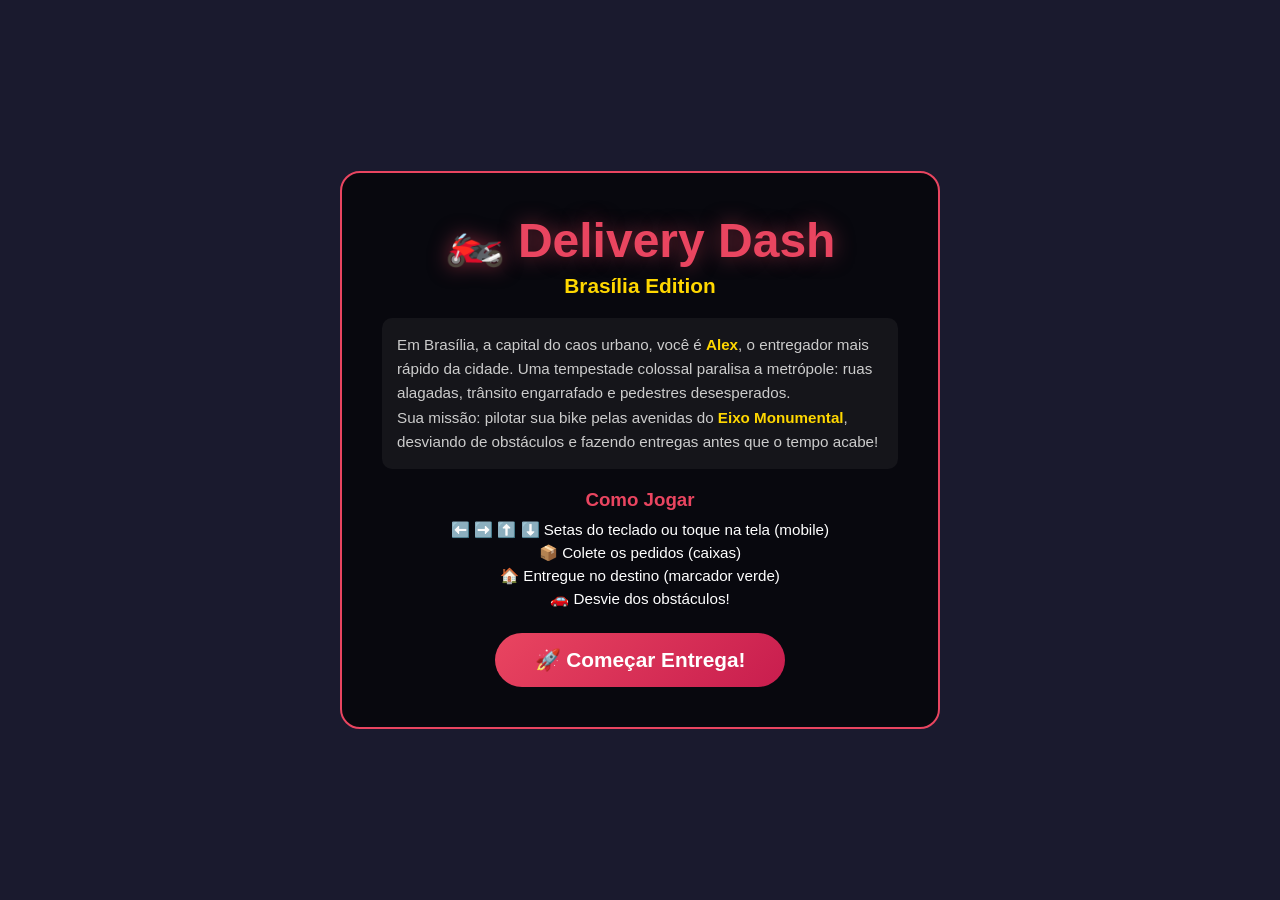
<file: index.html>
<!DOCTYPE html>
<html lang="pt-BR">
<head>
    <meta charset="UTF-8">
    <meta name="viewport" content="width=device-width, initial-scale=1.0">
    <title>Delivery Dash - Brasília</title>
    <link rel="stylesheet" href="css/style.css">
</head>
<body>

    <!-- ==================== TELA INICIAL ==================== -->
    <div id="tela-inicio" class="tela">
        <div class="container-inicio">
            <h1>🏍️ Delivery Dash</h1>
            <h2>Brasília Edition</h2>

            <div class="historia">
                <p>
                    Em Brasília, a capital do caos urbano, você é <strong>Alex</strong>,
                    o entregador mais rápido da cidade. Uma tempestade colossal paralisa
                    a metrópole: ruas alagadas, trânsito engarrafado e pedestres desesperados.
                </p>
                <p>
                    Sua missão: pilotar sua bike pelas avenidas do <strong>Eixo Monumental</strong>,
                    desviando de obstáculos e fazendo entregas antes que o tempo acabe!
                </p>
            </div>

            <div class="instrucoes">
                <h3>Como Jogar</h3>
                <p>⬅️ ➡️ ⬆️ ⬇️ Setas do teclado ou toque na tela (mobile)</p>
                <p>📦 Colete os pedidos (caixas)</p>
                <p>🏠 Entregue no destino (marcador verde)</p>
                <p>🚗 Desvie dos obstáculos!</p>
            </div>

            <button id="btn-jogar" onclick="iniciarJogo()">🚀 Começar Entrega!</button>
        </div>
    </div>

    <!-- ==================== TELA DO JOGO ==================== -->
    <div id="tela-jogo" class="tela escondido">
        <!-- HUD (informações na tela) -->
        <div id="hud">
            <div class="hud-item">
                <span id="vidas-display">❤️❤️❤️❤️❤️</span>
            </div>
            <div class="hud-item">
                <span>⏱️</span>
                <span id="tempo">35</span>s
            </div>
            <div class="hud-item">
                <span>⭐</span>
                <span id="pontos">0</span>
            </div>
            <div class="hud-item">
                <span>📦</span>
                <span id="entregas">0</span>
            </div>
            <div class="hud-item">
                <span id="nivel-nome">Dia</span>
                <span>Nv.<span id="nivel">1</span></span>
            </div>
        </div>

        <!-- Canvas onde o jogo é desenhado -->
        <canvas id="canvas-jogo"></canvas>

        <!-- Mensagem de entrega -->
        <div id="mensagem-entrega" class="escondido">📦 Pedido coletado! Vá até o destino 🏠</div>

        <!-- ==================== CONTROLES MOBILE ==================== -->
        <!-- Botões direcionais que aparecem apenas em telas touch (celular/tablet) -->
        <div id="controles-mobile">
            <div class="linha-controle">
                <button class="btn-direcao" id="btn-cima" aria-label="Mover para cima">▲</button>
            </div>
            <div class="linha-controle">
                <button class="btn-direcao" id="btn-esquerda" aria-label="Mover para esquerda">◄</button>
                <button class="btn-direcao" id="btn-baixo" aria-label="Mover para baixo">▼</button>
                <button class="btn-direcao" id="btn-direita" aria-label="Mover para direita">►</button>
            </div>
        </div>
    </div>

    <!-- ==================== TELA GAME OVER ==================== -->
    <div id="tela-gameover" class="tela escondido">
        <div class="container-gameover">
            <h1 id="titulo-gameover">⏰ Tempo Esgotado!</h1>
            <p id="subtitulo-gameover">O rush venceu dessa vez...</p>

            <div class="resultado">
                <p>⭐ Pontuação: <span id="pontos-final">0</span></p>
                <p>📦 Entregas: <span id="entregas-final">0</span></p>
                <p>🏎️ Nível alcançado: <span id="nivel-final">1</span></p>
            </div>

            <button id="btn-reiniciar" onclick="voltarInicio()">🔄 Tentar Novamente</button>
        </div>
    </div>

    <!-- Scripts organizados por responsabilidade -->
    <script src="js/config.js"></script>
    <script src="js/jogador.js"></script>
    <script src="js/obstaculos.js"></script>
    <script src="js/entregas.js"></script>
    <script src="js/game.js"></script>

</body>
</html>
</file>
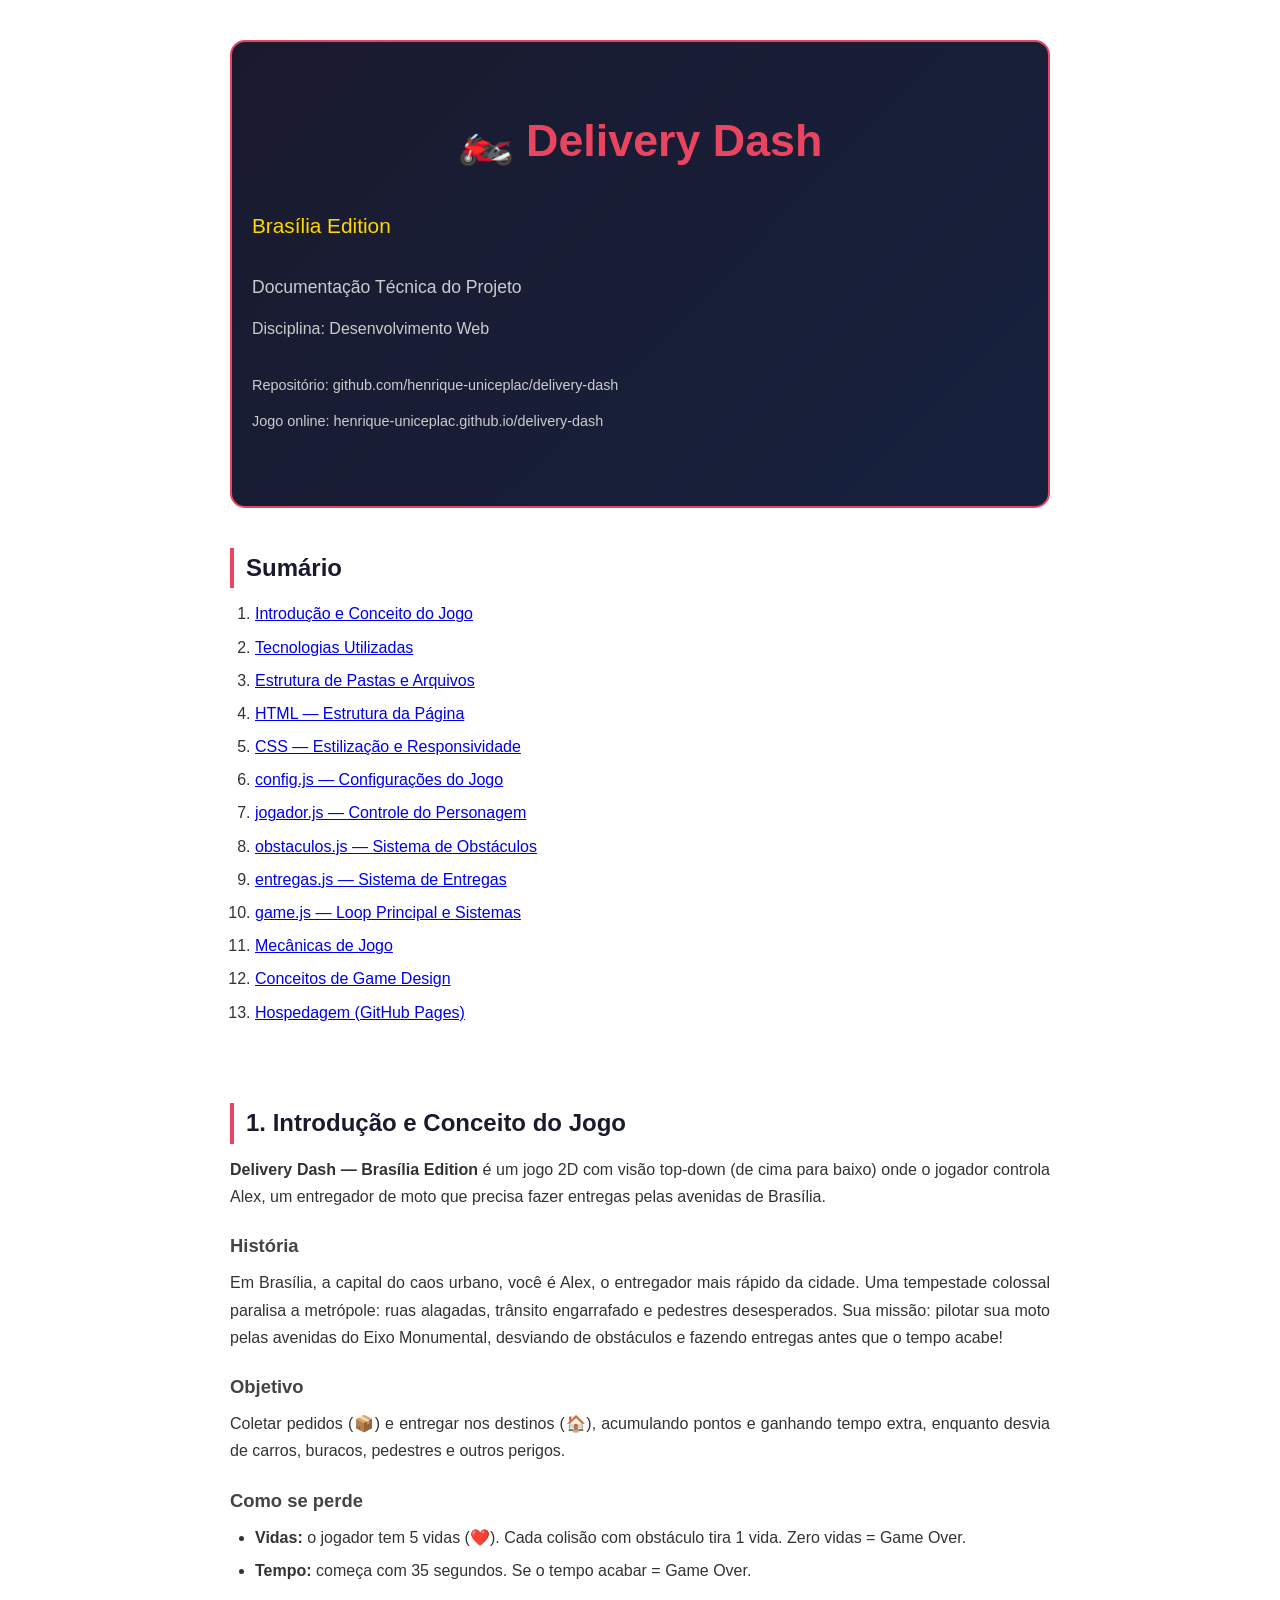
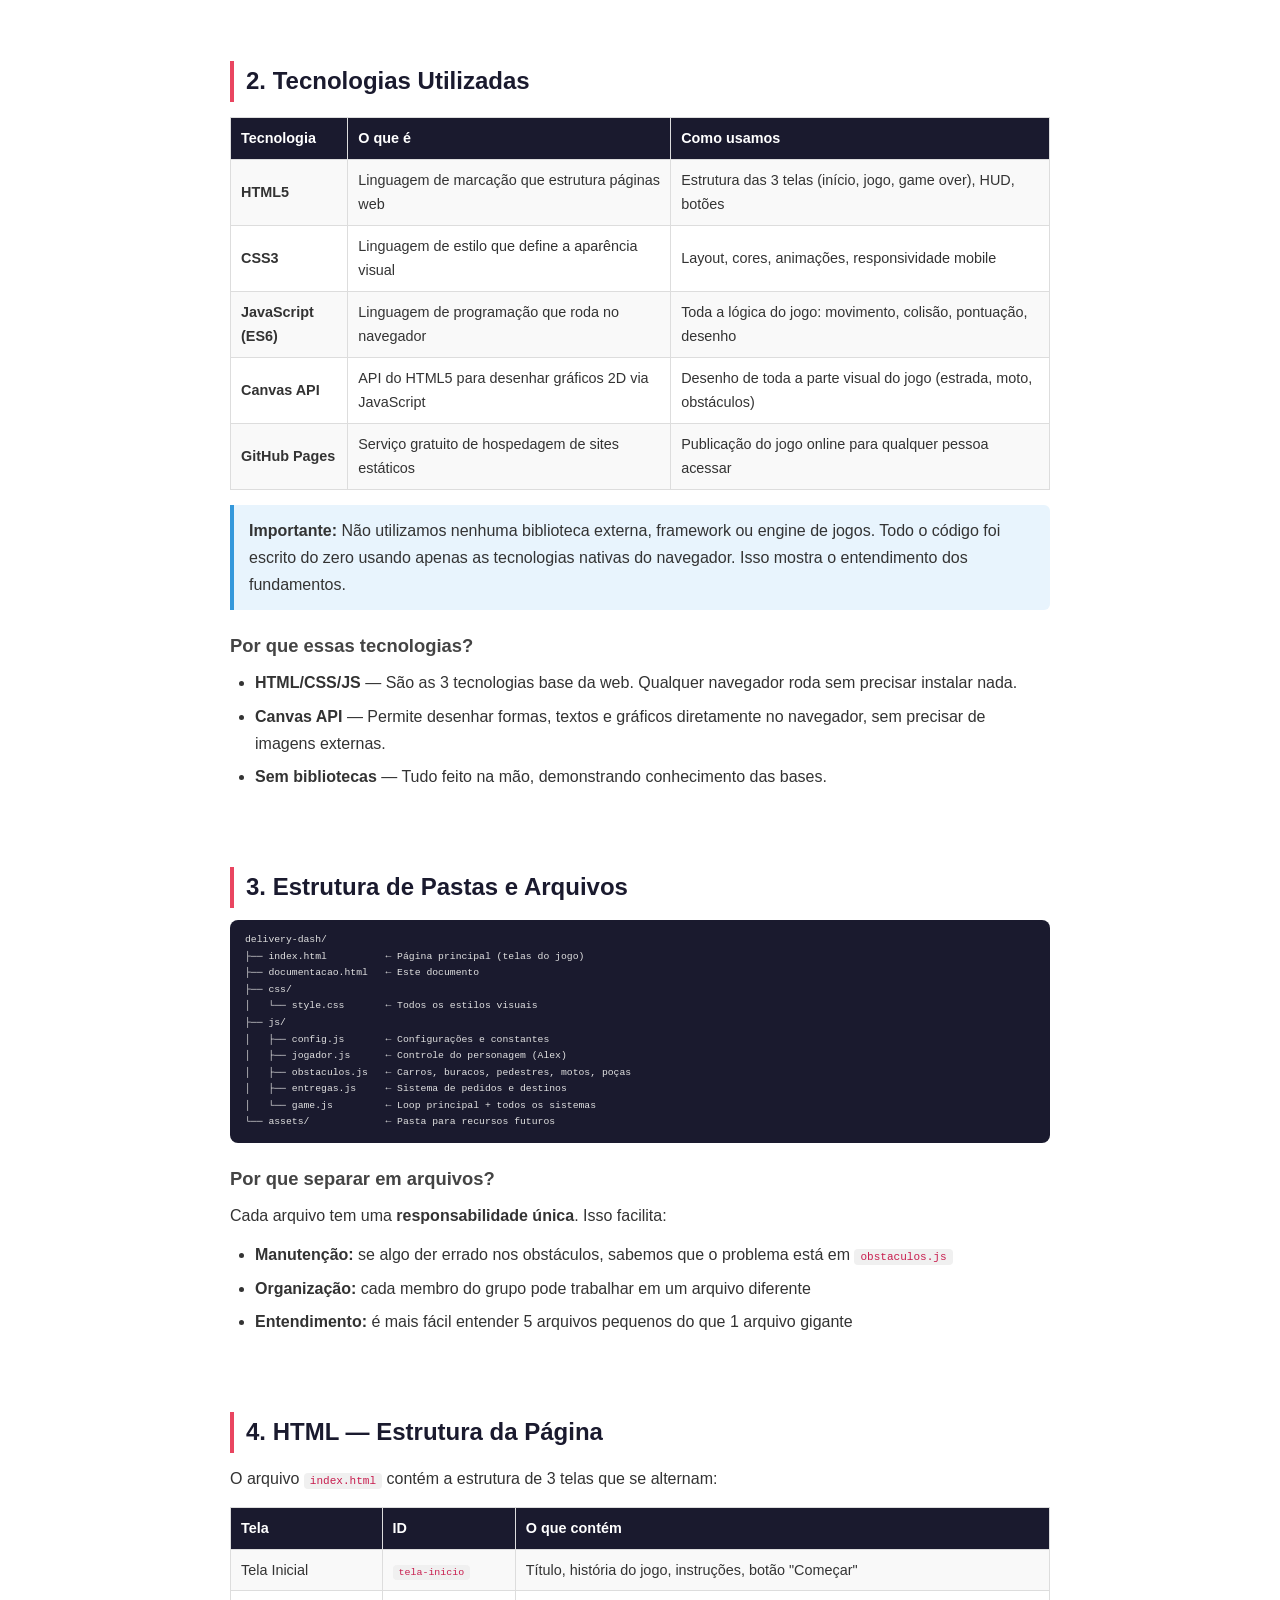
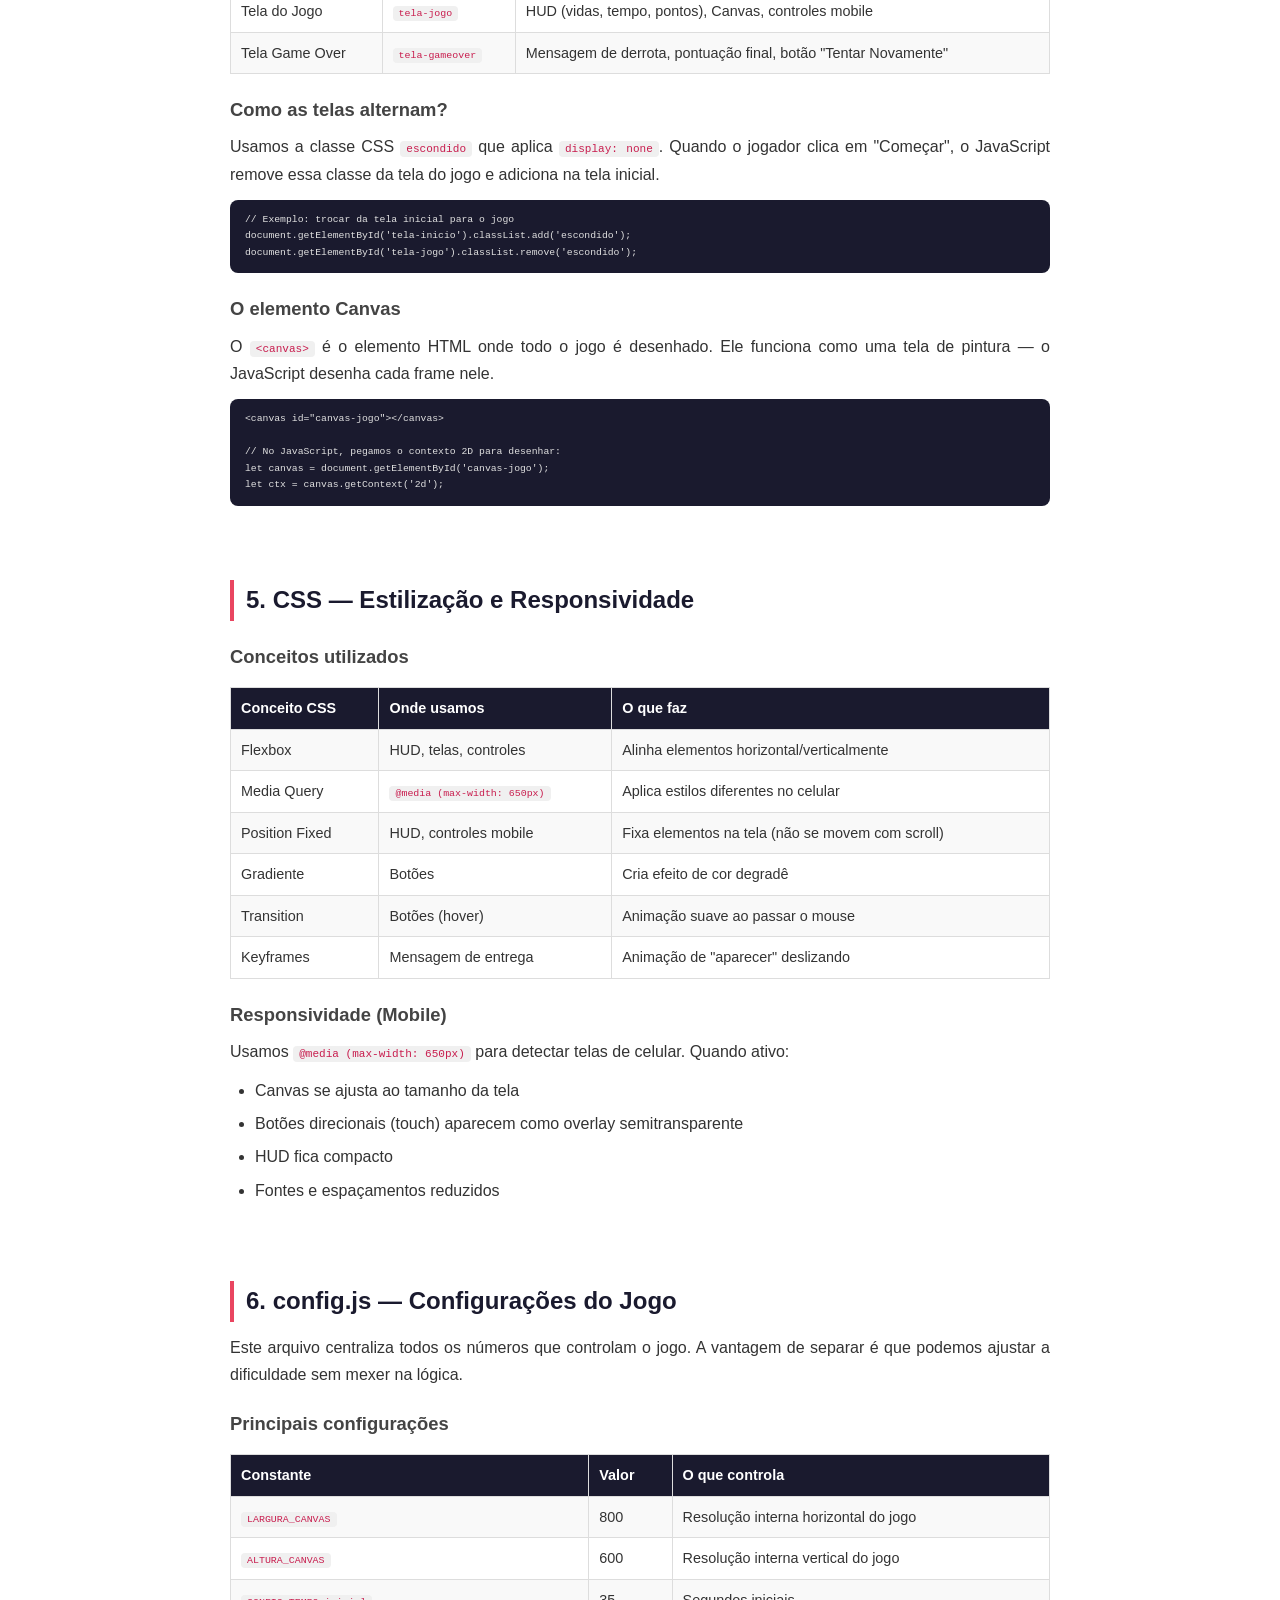
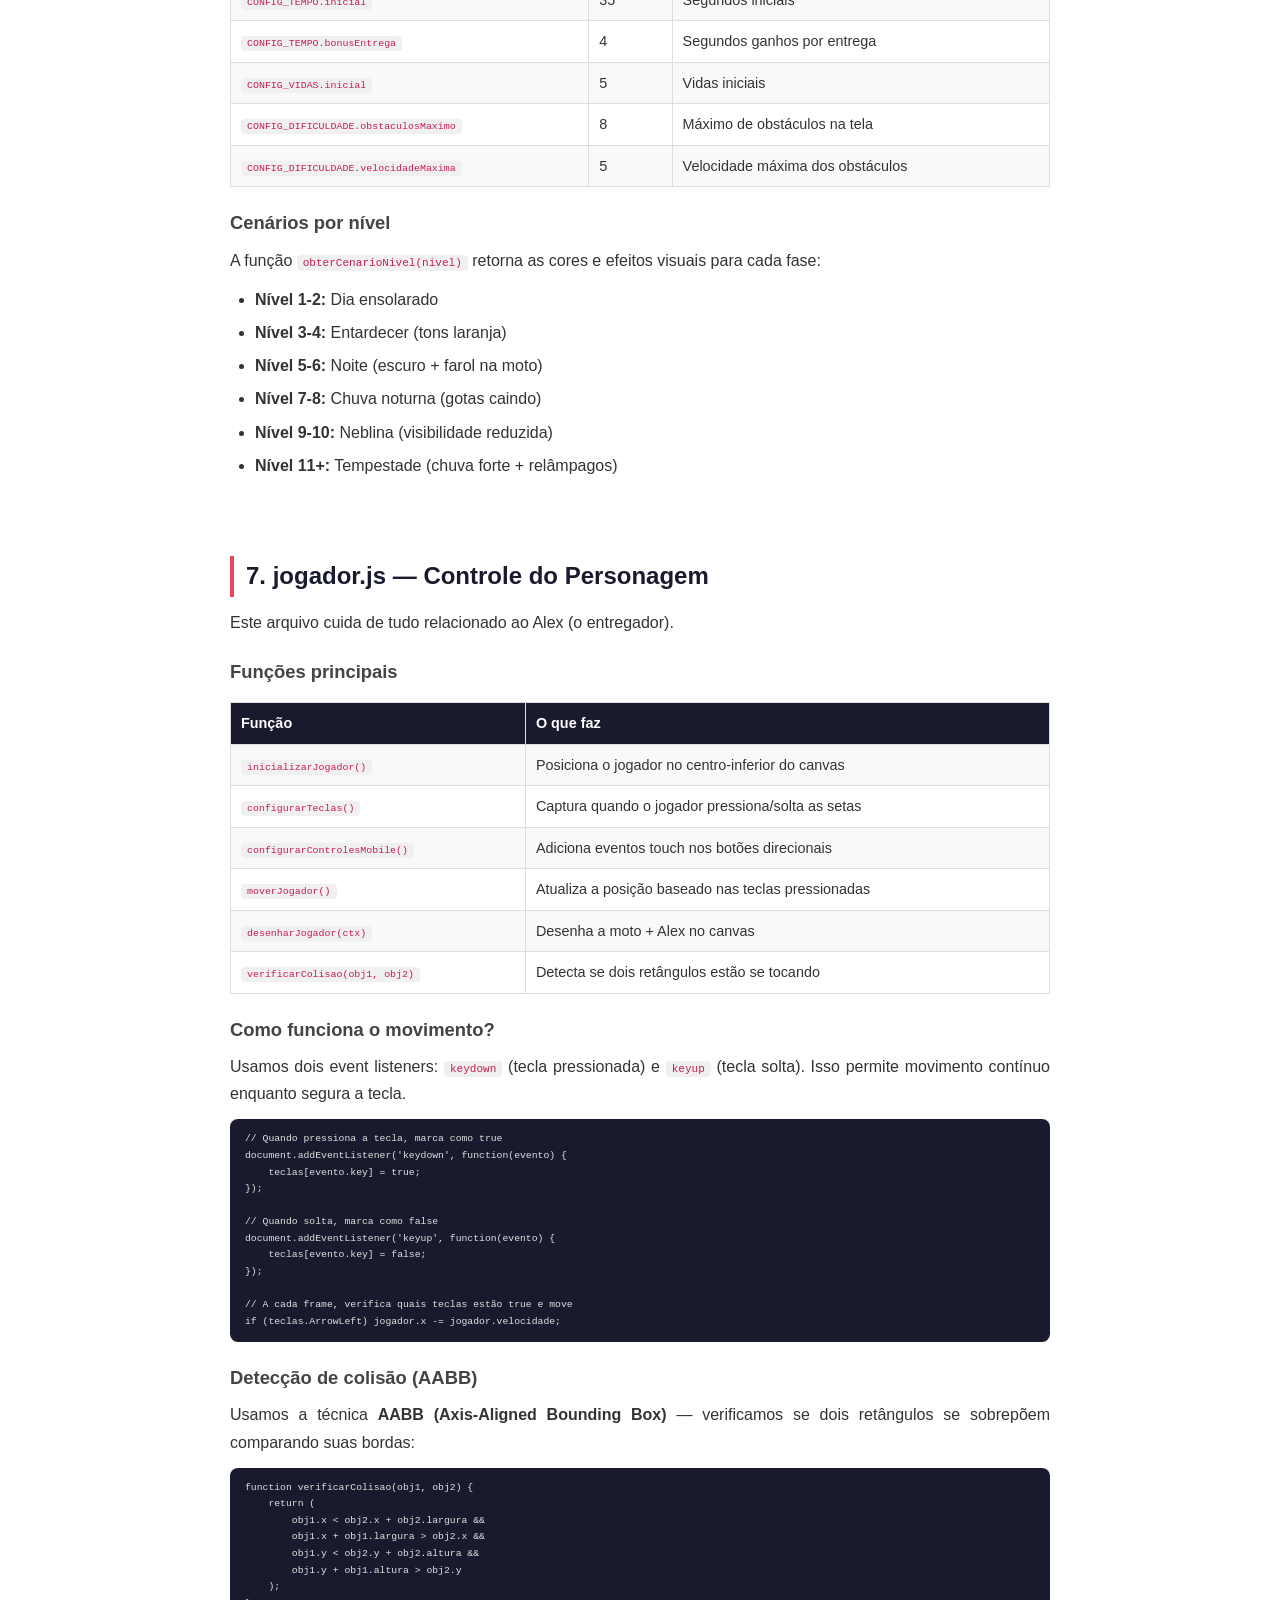
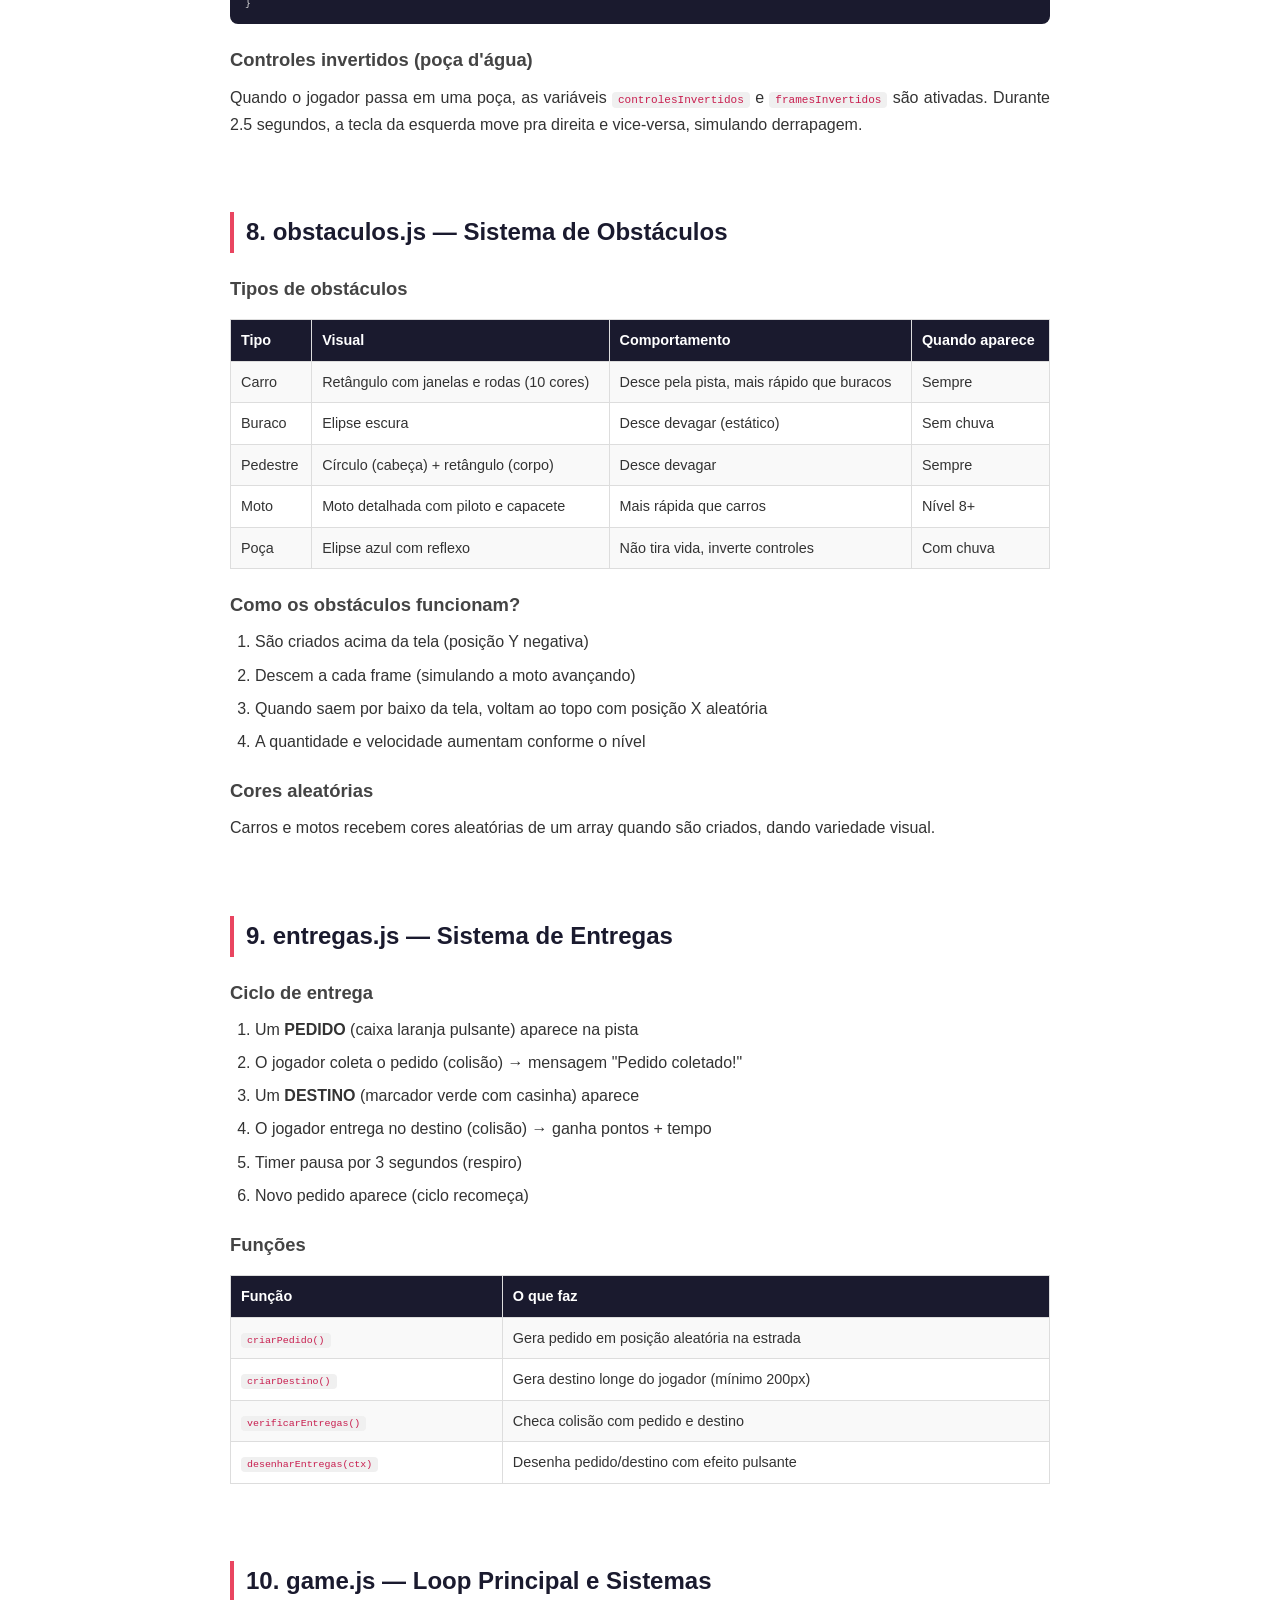
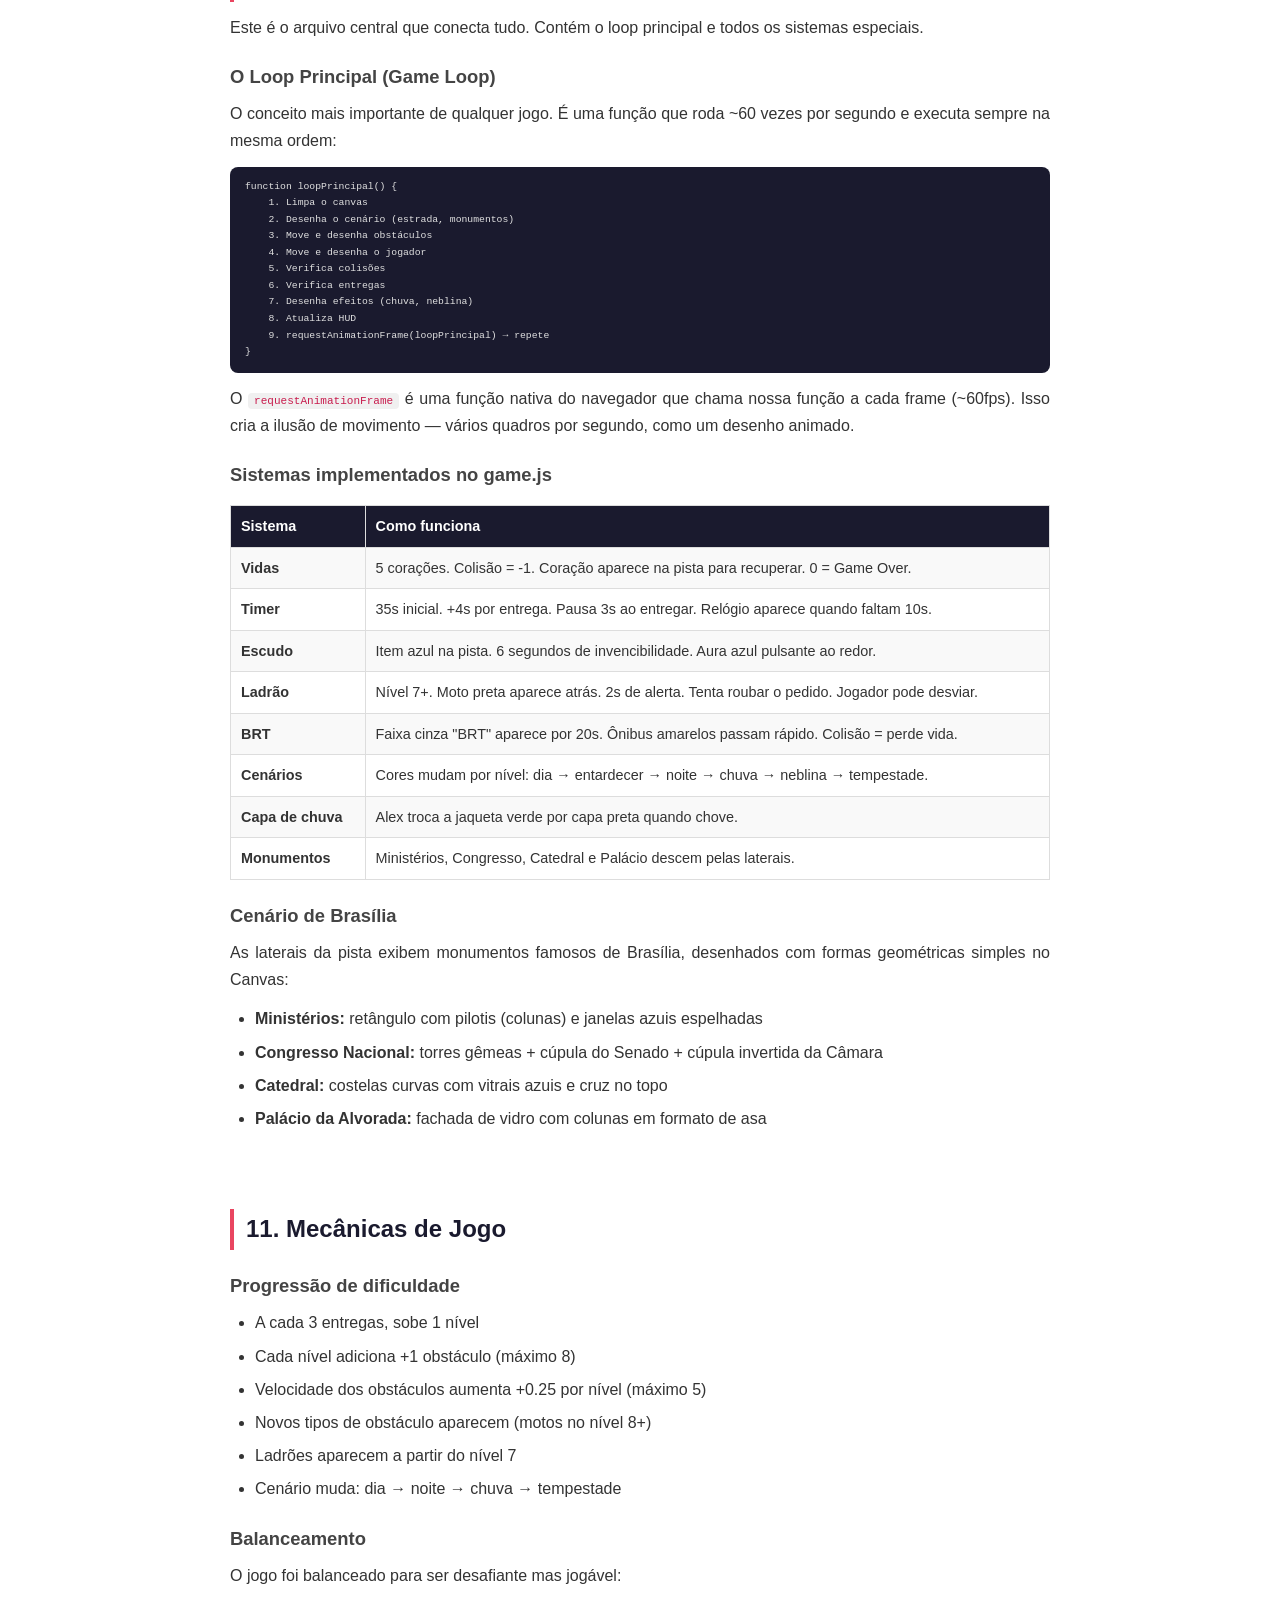
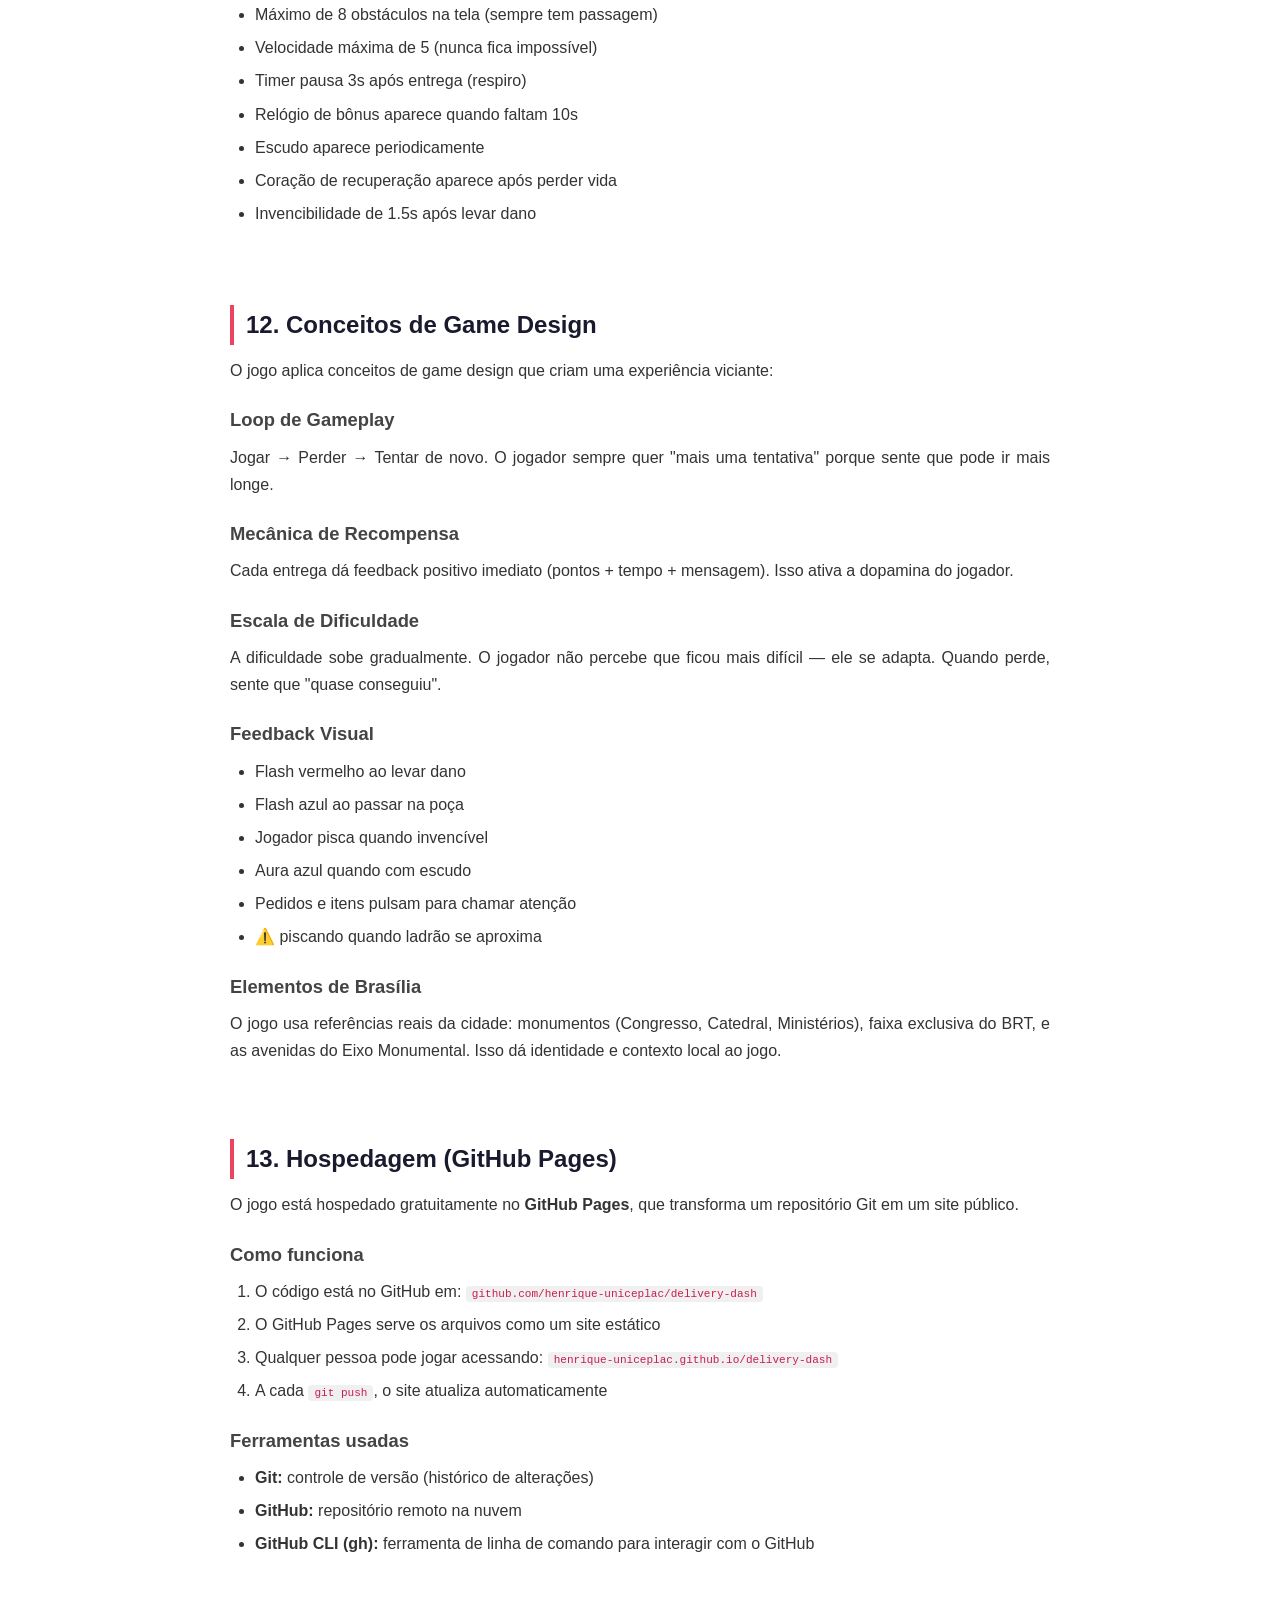
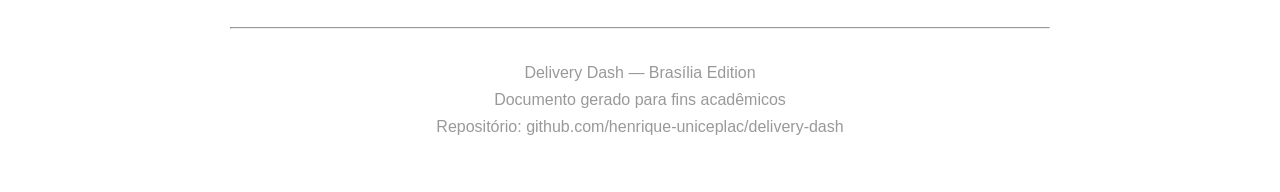
<file: documentacao.html>
<!DOCTYPE html>
<html lang="pt-BR">
<head>
    <meta charset="UTF-8">
    <meta name="viewport" content="width=device-width, initial-scale=1.0">
    <title>Documentação - Delivery Dash</title>
    <style>
        * { margin: 0; padding: 0; box-sizing: border-box; }
        body { font-family: 'Segoe UI', Tahoma, sans-serif; color: #333; line-height: 1.7; padding: 40px; max-width: 900px; margin: 0 auto; }
        h1 { color: #e94560; font-size: 2.2em; border-bottom: 3px solid #e94560; padding-bottom: 10px; margin-bottom: 20px; }
        h2 { color: #1a1a2e; font-size: 1.5em; margin-top: 35px; margin-bottom: 12px; border-left: 4px solid #e94560; padding-left: 12px; }
        h3 { color: #444; font-size: 1.15em; margin-top: 20px; margin-bottom: 8px; }
        p { margin-bottom: 12px; text-align: justify; }
        ul, ol { margin-left: 25px; margin-bottom: 15px; }
        li { margin-bottom: 6px; }
        code { background: #f0f0f0; padding: 2px 6px; border-radius: 4px; font-size: 0.85em; color: #c81d4e; word-break: break-all; }
        .code-block { background: #1a1a2e; color: #e0e0e0; padding: 12px 15px; border-radius: 8px; margin: 12px 0; font-family: monospace; font-size: 0.75em; white-space: pre-wrap; word-wrap: break-word; word-break: break-all; overflow: hidden; }
        .destaque { background: #fff3cd; border-left: 4px solid #ffd700; padding: 12px 15px; margin: 15px 0; border-radius: 0 6px 6px 0; }
        .info { background: #e8f4fd; border-left: 4px solid #3498db; padding: 12px 15px; margin: 15px 0; border-radius: 0 6px 6px 0; }
        table { width: 100%; border-collapse: collapse; margin: 15px 0; font-size: 0.9em; }
        th, td { border: 1px solid #ddd; padding: 8px 10px; text-align: left; word-break: break-word; }
        th { background: #1a1a2e; color: white; }
        tr:nth-child(even) { background: #f9f9f9; }
        .capa { text-align: center; padding: 60px 20px; margin-bottom: 40px; border: 2px solid #e94560; border-radius: 15px; background: linear-gradient(135deg, #1a1a2e, #16213e); color: white; }
        .capa h1 { color: #e94560; border: none; font-size: 2.8em; }
        .capa p { color: #ccc; word-break: break-all; }
        .capa .subtitulo { color: #ffd700; font-size: 1.3em; margin-top: 10px; }
        @media print {
            body { padding: 15px; font-size: 11pt; }
            .capa { padding: 40px 15px; }
            .code-block { font-size: 9pt; }
            table { font-size: 9pt; }
        }

        /* Mobile */
        @media (max-width: 650px) {
            body { padding: 10px; font-size: 0.9em; }
            h1 { font-size: 1.4em; }
            h2 { font-size: 1.1em; }
            h3 { font-size: 1em; }
            .capa h1 { font-size: 1.8em; }
            .capa { padding: 25px 10px; }
            table { font-size: 0.7em; display: block; overflow-x: auto; }
            th, td { padding: 4px 5px; }
            .code-block { font-size: 0.65em; padding: 8px; }
            .destaque, .info { font-size: 0.85em; padding: 8px 10px; }
            ul, ol { margin-left: 15px; }
        }
    </style>
</head>
<body>

<!-- ==================== CAPA ==================== -->
<div class="capa">
    <h1>🏍️ Delivery Dash</h1>
    <p class="subtitulo">Brasília Edition</p>
    <p style="margin-top: 30px; font-size: 1.1em;">Documentação Técnica do Projeto</p>
    <p style="margin-top: 5px;">Disciplina: Desenvolvimento Web</p>
    <p style="margin-top: 30px; font-size: 0.9em;">Repositório: github.com/henrique-uniceplac/delivery-dash</p>
    <p style="font-size: 0.9em;">Jogo online: henrique-uniceplac.github.io/delivery-dash</p>
</div>

<!-- ==================== SUMÁRIO ==================== -->
<h2>Sumário</h2>
<ol>
    <li><a href="#intro">Introdução e Conceito do Jogo</a></li>
    <li><a href="#tecnologias">Tecnologias Utilizadas</a></li>
    <li><a href="#estrutura">Estrutura de Pastas e Arquivos</a></li>
    <li><a href="#html">HTML — Estrutura da Página</a></li>
    <li><a href="#css">CSS — Estilização e Responsividade</a></li>
    <li><a href="#config">config.js — Configurações do Jogo</a></li>
    <li><a href="#jogador">jogador.js — Controle do Personagem</a></li>
    <li><a href="#obstaculos">obstaculos.js — Sistema de Obstáculos</a></li>
    <li><a href="#entregas">entregas.js — Sistema de Entregas</a></li>
    <li><a href="#game">game.js — Loop Principal e Sistemas</a></li>
    <li><a href="#mecanicas">Mecânicas de Jogo</a></li>
    <li><a href="#gamedesign">Conceitos de Game Design</a></li>
    <li><a href="#hospedagem">Hospedagem (GitHub Pages)</a></li>
</ol>

<!-- ==================== 1. INTRODUÇÃO ==================== -->
<br>
<h2 id="intro">1. Introdução e Conceito do Jogo</h2>

<p><strong>Delivery Dash — Brasília Edition</strong> é um jogo 2D com visão top-down (de cima para baixo) onde o jogador controla Alex, um entregador de moto que precisa fazer entregas pelas avenidas de Brasília.</p>

<h3>História</h3>
<p>Em Brasília, a capital do caos urbano, você é Alex, o entregador mais rápido da cidade. Uma tempestade colossal paralisa a metrópole: ruas alagadas, trânsito engarrafado e pedestres desesperados. Sua missão: pilotar sua moto pelas avenidas do Eixo Monumental, desviando de obstáculos e fazendo entregas antes que o tempo acabe!</p>

<h3>Objetivo</h3>
<p>Coletar pedidos (📦) e entregar nos destinos (🏠), acumulando pontos e ganhando tempo extra, enquanto desvia de carros, buracos, pedestres e outros perigos.</p>

<h3>Como se perde</h3>
<ul>
    <li><strong>Vidas:</strong> o jogador tem 5 vidas (❤️). Cada colisão com obstáculo tira 1 vida. Zero vidas = Game Over.</li>
    <li><strong>Tempo:</strong> começa com 35 segundos. Se o tempo acabar = Game Over.</li>
</ul>

<!-- ==================== 2. TECNOLOGIAS ==================== -->
<br>
<h2 id="tecnologias">2. Tecnologias Utilizadas</h2>

<table>
    <tr>
        <th>Tecnologia</th>
        <th>O que é</th>
        <th>Como usamos</th>
    </tr>
    <tr>
        <td><strong>HTML5</strong></td>
        <td>Linguagem de marcação que estrutura páginas web</td>
        <td>Estrutura das 3 telas (início, jogo, game over), HUD, botões</td>
    </tr>
    <tr>
        <td><strong>CSS3</strong></td>
        <td>Linguagem de estilo que define a aparência visual</td>
        <td>Layout, cores, animações, responsividade mobile</td>
    </tr>
    <tr>
        <td><strong>JavaScript (ES6)</strong></td>
        <td>Linguagem de programação que roda no navegador</td>
        <td>Toda a lógica do jogo: movimento, colisão, pontuação, desenho</td>
    </tr>
    <tr>
        <td><strong>Canvas API</strong></td>
        <td>API do HTML5 para desenhar gráficos 2D via JavaScript</td>
        <td>Desenho de toda a parte visual do jogo (estrada, moto, obstáculos)</td>
    </tr>
    <tr>
        <td><strong>GitHub Pages</strong></td>
        <td>Serviço gratuito de hospedagem de sites estáticos</td>
        <td>Publicação do jogo online para qualquer pessoa acessar</td>
    </tr>
</table>

<div class="info">
    <strong>Importante:</strong> Não utilizamos nenhuma biblioteca externa, framework ou engine de jogos. Todo o código foi escrito do zero usando apenas as tecnologias nativas do navegador. Isso mostra o entendimento dos fundamentos.
</div>

<h3>Por que essas tecnologias?</h3>
<ul>
    <li><strong>HTML/CSS/JS</strong> — São as 3 tecnologias base da web. Qualquer navegador roda sem precisar instalar nada.</li>
    <li><strong>Canvas API</strong> — Permite desenhar formas, textos e gráficos diretamente no navegador, sem precisar de imagens externas.</li>
    <li><strong>Sem bibliotecas</strong> — Tudo feito na mão, demonstrando conhecimento das bases.</li>
</ul>

<!-- ==================== 3. ESTRUTURA ==================== -->
<br>
<h2 id="estrutura">3. Estrutura de Pastas e Arquivos</h2>

<div class="code-block">delivery-dash/
├── index.html          ← Página principal (telas do jogo)
├── documentacao.html   ← Este documento
├── css/
│   └── style.css       ← Todos os estilos visuais
├── js/
│   ├── config.js       ← Configurações e constantes
│   ├── jogador.js      ← Controle do personagem (Alex)
│   ├── obstaculos.js   ← Carros, buracos, pedestres, motos, poças
│   ├── entregas.js     ← Sistema de pedidos e destinos
│   └── game.js         ← Loop principal + todos os sistemas
└── assets/             ← Pasta para recursos futuros</div>

<h3>Por que separar em arquivos?</h3>
<p>Cada arquivo tem uma <strong>responsabilidade única</strong>. Isso facilita:</p>
<ul>
    <li><strong>Manutenção:</strong> se algo der errado nos obstáculos, sabemos que o problema está em <code>obstaculos.js</code></li>
    <li><strong>Organização:</strong> cada membro do grupo pode trabalhar em um arquivo diferente</li>
    <li><strong>Entendimento:</strong> é mais fácil entender 5 arquivos pequenos do que 1 arquivo gigante</li>
</ul>

<!-- ==================== 4. HTML ==================== -->
<br>
<h2 id="html">4. HTML — Estrutura da Página</h2>

<p>O arquivo <code>index.html</code> contém a estrutura de 3 telas que se alternam:</p>

<table>
    <tr>
        <th>Tela</th>
        <th>ID</th>
        <th>O que contém</th>
    </tr>
    <tr>
        <td>Tela Inicial</td>
        <td><code>tela-inicio</code></td>
        <td>Título, história do jogo, instruções, botão "Começar"</td>
    </tr>
    <tr>
        <td>Tela do Jogo</td>
        <td><code>tela-jogo</code></td>
        <td>HUD (vidas, tempo, pontos), Canvas, controles mobile</td>
    </tr>
    <tr>
        <td>Tela Game Over</td>
        <td><code>tela-gameover</code></td>
        <td>Mensagem de derrota, pontuação final, botão "Tentar Novamente"</td>
    </tr>
</table>

<h3>Como as telas alternam?</h3>
<p>Usamos a classe CSS <code>escondido</code> que aplica <code>display: none</code>. Quando o jogador clica em "Começar", o JavaScript remove essa classe da tela do jogo e adiciona na tela inicial.</p>

<div class="code-block">// Exemplo: trocar da tela inicial para o jogo
document.getElementById('tela-inicio').classList.add('escondido');
document.getElementById('tela-jogo').classList.remove('escondido');</div>

<h3>O elemento Canvas</h3>
<p>O <code>&lt;canvas&gt;</code> é o elemento HTML onde todo o jogo é desenhado. Ele funciona como uma tela de pintura — o JavaScript desenha cada frame nele.</p>

<div class="code-block">&lt;canvas id="canvas-jogo"&gt;&lt;/canvas&gt;

// No JavaScript, pegamos o contexto 2D para desenhar:
let canvas = document.getElementById('canvas-jogo');
let ctx = canvas.getContext('2d');</div>

<!-- ==================== 5. CSS ==================== -->
<br>
<h2 id="css">5. CSS — Estilização e Responsividade</h2>

<h3>Conceitos utilizados</h3>
<table>
    <tr><th>Conceito CSS</th><th>Onde usamos</th><th>O que faz</th></tr>
    <tr><td>Flexbox</td><td>HUD, telas, controles</td><td>Alinha elementos horizontal/verticalmente</td></tr>
    <tr><td>Media Query</td><td><code>@media (max-width: 650px)</code></td><td>Aplica estilos diferentes no celular</td></tr>
    <tr><td>Position Fixed</td><td>HUD, controles mobile</td><td>Fixa elementos na tela (não se movem com scroll)</td></tr>
    <tr><td>Gradiente</td><td>Botões</td><td>Cria efeito de cor degradê</td></tr>
    <tr><td>Transition</td><td>Botões (hover)</td><td>Animação suave ao passar o mouse</td></tr>
    <tr><td>Keyframes</td><td>Mensagem de entrega</td><td>Animação de "aparecer" deslizando</td></tr>
</table>

<h3>Responsividade (Mobile)</h3>
<p>Usamos <code>@media (max-width: 650px)</code> para detectar telas de celular. Quando ativo:</p>
<ul>
    <li>Canvas se ajusta ao tamanho da tela</li>
    <li>Botões direcionais (touch) aparecem como overlay semitransparente</li>
    <li>HUD fica compacto</li>
    <li>Fontes e espaçamentos reduzidos</li>
</ul>

<!-- ==================== 6. CONFIG ==================== -->
<br>
<h2 id="config">6. config.js — Configurações do Jogo</h2>

<p>Este arquivo centraliza todos os números que controlam o jogo. A vantagem de separar é que podemos ajustar a dificuldade sem mexer na lógica.</p>

<h3>Principais configurações</h3>
<table>
    <tr><th>Constante</th><th>Valor</th><th>O que controla</th></tr>
    <tr><td><code>LARGURA_CANVAS</code></td><td>800</td><td>Resolução interna horizontal do jogo</td></tr>
    <tr><td><code>ALTURA_CANVAS</code></td><td>600</td><td>Resolução interna vertical do jogo</td></tr>
    <tr><td><code>CONFIG_TEMPO.inicial</code></td><td>35</td><td>Segundos iniciais</td></tr>
    <tr><td><code>CONFIG_TEMPO.bonusEntrega</code></td><td>4</td><td>Segundos ganhos por entrega</td></tr>
    <tr><td><code>CONFIG_VIDAS.inicial</code></td><td>5</td><td>Vidas iniciais</td></tr>
    <tr><td><code>CONFIG_DIFICULDADE.obstaculosMaximo</code></td><td>8</td><td>Máximo de obstáculos na tela</td></tr>
    <tr><td><code>CONFIG_DIFICULDADE.velocidadeMaxima</code></td><td>5</td><td>Velocidade máxima dos obstáculos</td></tr>
</table>

<h3>Cenários por nível</h3>
<p>A função <code>obterCenarioNivel(nivel)</code> retorna as cores e efeitos visuais para cada fase:</p>
<ul>
    <li><strong>Nível 1-2:</strong> Dia ensolarado</li>
    <li><strong>Nível 3-4:</strong> Entardecer (tons laranja)</li>
    <li><strong>Nível 5-6:</strong> Noite (escuro + farol na moto)</li>
    <li><strong>Nível 7-8:</strong> Chuva noturna (gotas caindo)</li>
    <li><strong>Nível 9-10:</strong> Neblina (visibilidade reduzida)</li>
    <li><strong>Nível 11+:</strong> Tempestade (chuva forte + relâmpagos)</li>
</ul>

<!-- ==================== 7. JOGADOR ==================== -->
<br>
<h2 id="jogador">7. jogador.js — Controle do Personagem</h2>

<p>Este arquivo cuida de tudo relacionado ao Alex (o entregador).</p>

<h3>Funções principais</h3>
<table>
    <tr><th>Função</th><th>O que faz</th></tr>
    <tr><td><code>inicializarJogador()</code></td><td>Posiciona o jogador no centro-inferior do canvas</td></tr>
    <tr><td><code>configurarTeclas()</code></td><td>Captura quando o jogador pressiona/solta as setas</td></tr>
    <tr><td><code>configurarControlesMobile()</code></td><td>Adiciona eventos touch nos botões direcionais</td></tr>
    <tr><td><code>moverJogador()</code></td><td>Atualiza a posição baseado nas teclas pressionadas</td></tr>
    <tr><td><code>desenharJogador(ctx)</code></td><td>Desenha a moto + Alex no canvas</td></tr>
    <tr><td><code>verificarColisao(obj1, obj2)</code></td><td>Detecta se dois retângulos estão se tocando</td></tr>
</table>

<h3>Como funciona o movimento?</h3>
<p>Usamos dois event listeners: <code>keydown</code> (tecla pressionada) e <code>keyup</code> (tecla solta). Isso permite movimento contínuo enquanto segura a tecla.</p>

<div class="code-block">// Quando pressiona a tecla, marca como true
document.addEventListener('keydown', function(evento) {
    teclas[evento.key] = true;
});

// Quando solta, marca como false
document.addEventListener('keyup', function(evento) {
    teclas[evento.key] = false;
});

// A cada frame, verifica quais teclas estão true e move
if (teclas.ArrowLeft) jogador.x -= jogador.velocidade;</div>

<h3>Detecção de colisão (AABB)</h3>
<p>Usamos a técnica <strong>AABB (Axis-Aligned Bounding Box)</strong> — verificamos se dois retângulos se sobrepõem comparando suas bordas:</p>

<div class="code-block">function verificarColisao(obj1, obj2) {
    return (
        obj1.x < obj2.x + obj2.largura &&
        obj1.x + obj1.largura > obj2.x &&
        obj1.y < obj2.y + obj2.altura &&
        obj1.y + obj1.altura > obj2.y
    );
}</div>

<h3>Controles invertidos (poça d'água)</h3>
<p>Quando o jogador passa em uma poça, as variáveis <code>controlesInvertidos</code> e <code>framesInvertidos</code> são ativadas. Durante 2.5 segundos, a tecla da esquerda move pra direita e vice-versa, simulando derrapagem.</p>

<!-- ==================== 8. OBSTÁCULOS ==================== -->
<br>
<h2 id="obstaculos">8. obstaculos.js — Sistema de Obstáculos</h2>

<h3>Tipos de obstáculos</h3>
<table>
    <tr><th>Tipo</th><th>Visual</th><th>Comportamento</th><th>Quando aparece</th></tr>
    <tr><td>Carro</td><td>Retângulo com janelas e rodas (10 cores)</td><td>Desce pela pista, mais rápido que buracos</td><td>Sempre</td></tr>
    <tr><td>Buraco</td><td>Elipse escura</td><td>Desce devagar (estático)</td><td>Sem chuva</td></tr>
    <tr><td>Pedestre</td><td>Círculo (cabeça) + retângulo (corpo)</td><td>Desce devagar</td><td>Sempre</td></tr>
    <tr><td>Moto</td><td>Moto detalhada com piloto e capacete</td><td>Mais rápida que carros</td><td>Nível 8+</td></tr>
    <tr><td>Poça</td><td>Elipse azul com reflexo</td><td>Não tira vida, inverte controles</td><td>Com chuva</td></tr>
</table>

<h3>Como os obstáculos funcionam?</h3>
<ol>
    <li>São criados acima da tela (posição Y negativa)</li>
    <li>Descem a cada frame (simulando a moto avançando)</li>
    <li>Quando saem por baixo da tela, voltam ao topo com posição X aleatória</li>
    <li>A quantidade e velocidade aumentam conforme o nível</li>
</ol>

<h3>Cores aleatórias</h3>
<p>Carros e motos recebem cores aleatórias de um array quando são criados, dando variedade visual.</p>

<!-- ==================== 9. ENTREGAS ==================== -->
<br>
<h2 id="entregas">9. entregas.js — Sistema de Entregas</h2>

<h3>Ciclo de entrega</h3>
<ol>
    <li>Um <strong>PEDIDO</strong> (caixa laranja pulsante) aparece na pista</li>
    <li>O jogador coleta o pedido (colisão) → mensagem "Pedido coletado!"</li>
    <li>Um <strong>DESTINO</strong> (marcador verde com casinha) aparece</li>
    <li>O jogador entrega no destino (colisão) → ganha pontos + tempo</li>
    <li>Timer pausa por 3 segundos (respiro)</li>
    <li>Novo pedido aparece (ciclo recomeça)</li>
</ol>

<h3>Funções</h3>
<table>
    <tr><th>Função</th><th>O que faz</th></tr>
    <tr><td><code>criarPedido()</code></td><td>Gera pedido em posição aleatória na estrada</td></tr>
    <tr><td><code>criarDestino()</code></td><td>Gera destino longe do jogador (mínimo 200px)</td></tr>
    <tr><td><code>verificarEntregas()</code></td><td>Checa colisão com pedido e destino</td></tr>
    <tr><td><code>desenharEntregas(ctx)</code></td><td>Desenha pedido/destino com efeito pulsante</td></tr>
</table>

<!-- ==================== 10. GAME ==================== -->
<br>
<h2 id="game">10. game.js — Loop Principal e Sistemas</h2>

<p>Este é o arquivo central que conecta tudo. Contém o loop principal e todos os sistemas especiais.</p>

<h3>O Loop Principal (Game Loop)</h3>
<p>O conceito mais importante de qualquer jogo. É uma função que roda ~60 vezes por segundo e executa sempre na mesma ordem:</p>

<div class="code-block">function loopPrincipal() {
    1. Limpa o canvas
    2. Desenha o cenário (estrada, monumentos)
    3. Move e desenha obstáculos
    4. Move e desenha o jogador
    5. Verifica colisões
    6. Verifica entregas
    7. Desenha efeitos (chuva, neblina)
    8. Atualiza HUD
    9. requestAnimationFrame(loopPrincipal) → repete
}</div>

<p>O <code>requestAnimationFrame</code> é uma função nativa do navegador que chama nossa função a cada frame (~60fps). Isso cria a ilusão de movimento — vários quadros por segundo, como um desenho animado.</p>

<h3>Sistemas implementados no game.js</h3>

<table>
    <tr><th>Sistema</th><th>Como funciona</th></tr>
    <tr><td><strong>Vidas</strong></td><td>5 corações. Colisão = -1. Coração aparece na pista para recuperar. 0 = Game Over.</td></tr>
    <tr><td><strong>Timer</strong></td><td>35s inicial. +4s por entrega. Pausa 3s ao entregar. Relógio aparece quando faltam 10s.</td></tr>
    <tr><td><strong>Escudo</strong></td><td>Item azul na pista. 6 segundos de invencibilidade. Aura azul pulsante ao redor.</td></tr>
    <tr><td><strong>Ladrão</strong></td><td>Nível 7+. Moto preta aparece atrás. 2s de alerta. Tenta roubar o pedido. Jogador pode desviar.</td></tr>
    <tr><td><strong>BRT</strong></td><td>Faixa cinza "BRT" aparece por 20s. Ônibus amarelos passam rápido. Colisão = perde vida.</td></tr>
    <tr><td><strong>Cenários</strong></td><td>Cores mudam por nível: dia → entardecer → noite → chuva → neblina → tempestade.</td></tr>
    <tr><td><strong>Capa de chuva</strong></td><td>Alex troca a jaqueta verde por capa preta quando chove.</td></tr>
    <tr><td><strong>Monumentos</strong></td><td>Ministérios, Congresso, Catedral e Palácio descem pelas laterais.</td></tr>
</table>

<h3>Cenário de Brasília</h3>
<p>As laterais da pista exibem monumentos famosos de Brasília, desenhados com formas geométricas simples no Canvas:</p>
<ul>
    <li><strong>Ministérios:</strong> retângulo com pilotis (colunas) e janelas azuis espelhadas</li>
    <li><strong>Congresso Nacional:</strong> torres gêmeas + cúpula do Senado + cúpula invertida da Câmara</li>
    <li><strong>Catedral:</strong> costelas curvas com vitrais azuis e cruz no topo</li>
    <li><strong>Palácio da Alvorada:</strong> fachada de vidro com colunas em formato de asa</li>
</ul>

<!-- ==================== 11. MECÂNICAS ==================== -->
<br>
<h2 id="mecanicas">11. Mecânicas de Jogo</h2>

<h3>Progressão de dificuldade</h3>
<ul>
    <li>A cada 3 entregas, sobe 1 nível</li>
    <li>Cada nível adiciona +1 obstáculo (máximo 8)</li>
    <li>Velocidade dos obstáculos aumenta +0.25 por nível (máximo 5)</li>
    <li>Novos tipos de obstáculo aparecem (motos no nível 8+)</li>
    <li>Ladrões aparecem a partir do nível 7</li>
    <li>Cenário muda: dia → noite → chuva → tempestade</li>
</ul>

<h3>Balanceamento</h3>
<p>O jogo foi balanceado para ser desafiante mas jogável:</p>
<ul>
    <li>Máximo de 8 obstáculos na tela (sempre tem passagem)</li>
    <li>Velocidade máxima de 5 (nunca fica impossível)</li>
    <li>Timer pausa 3s após entrega (respiro)</li>
    <li>Relógio de bônus aparece quando faltam 10s</li>
    <li>Escudo aparece periodicamente</li>
    <li>Coração de recuperação aparece após perder vida</li>
    <li>Invencibilidade de 1.5s após levar dano</li>
</ul>

<!-- ==================== 12. GAME DESIGN ==================== -->
<br>
<h2 id="gamedesign">12. Conceitos de Game Design</h2>

<p>O jogo aplica conceitos de game design que criam uma experiência viciante:</p>

<h3>Loop de Gameplay</h3>
<p>Jogar → Perder → Tentar de novo. O jogador sempre quer "mais uma tentativa" porque sente que pode ir mais longe.</p>

<h3>Mecânica de Recompensa</h3>
<p>Cada entrega dá feedback positivo imediato (pontos + tempo + mensagem). Isso ativa a dopamina do jogador.</p>

<h3>Escala de Dificuldade</h3>
<p>A dificuldade sobe gradualmente. O jogador não percebe que ficou mais difícil — ele se adapta. Quando perde, sente que "quase conseguiu".</p>

<h3>Feedback Visual</h3>
<ul>
    <li>Flash vermelho ao levar dano</li>
    <li>Flash azul ao passar na poça</li>
    <li>Jogador pisca quando invencível</li>
    <li>Aura azul quando com escudo</li>
    <li>Pedidos e itens pulsam para chamar atenção</li>
    <li>⚠️ piscando quando ladrão se aproxima</li>
</ul>

<h3>Elementos de Brasília</h3>
<p>O jogo usa referências reais da cidade: monumentos (Congresso, Catedral, Ministérios), faixa exclusiva do BRT, e as avenidas do Eixo Monumental. Isso dá identidade e contexto local ao jogo.</p>

<!-- ==================== 13. HOSPEDAGEM ==================== -->
<br>
<h2 id="hospedagem">13. Hospedagem (GitHub Pages)</h2>

<p>O jogo está hospedado gratuitamente no <strong>GitHub Pages</strong>, que transforma um repositório Git em um site público.</p>

<h3>Como funciona</h3>
<ol>
    <li>O código está no GitHub em: <code>github.com/henrique-uniceplac/delivery-dash</code></li>
    <li>O GitHub Pages serve os arquivos como um site estático</li>
    <li>Qualquer pessoa pode jogar acessando: <code>henrique-uniceplac.github.io/delivery-dash</code></li>
    <li>A cada <code>git push</code>, o site atualiza automaticamente</li>
</ol>

<h3>Ferramentas usadas</h3>
<ul>
    <li><strong>Git:</strong> controle de versão (histórico de alterações)</li>
    <li><strong>GitHub:</strong> repositório remoto na nuvem</li>
    <li><strong>GitHub CLI (gh):</strong> ferramenta de linha de comando para interagir com o GitHub</li>
</ul>

<br><br>
<hr>
<p style="text-align: center; color: #999; margin-top: 30px;">
    Delivery Dash — Brasília Edition<br>
    Documento gerado para fins acadêmicos<br>
    Repositório: github.com/henrique-uniceplac/delivery-dash
</p>

</body>
</html>
</file>
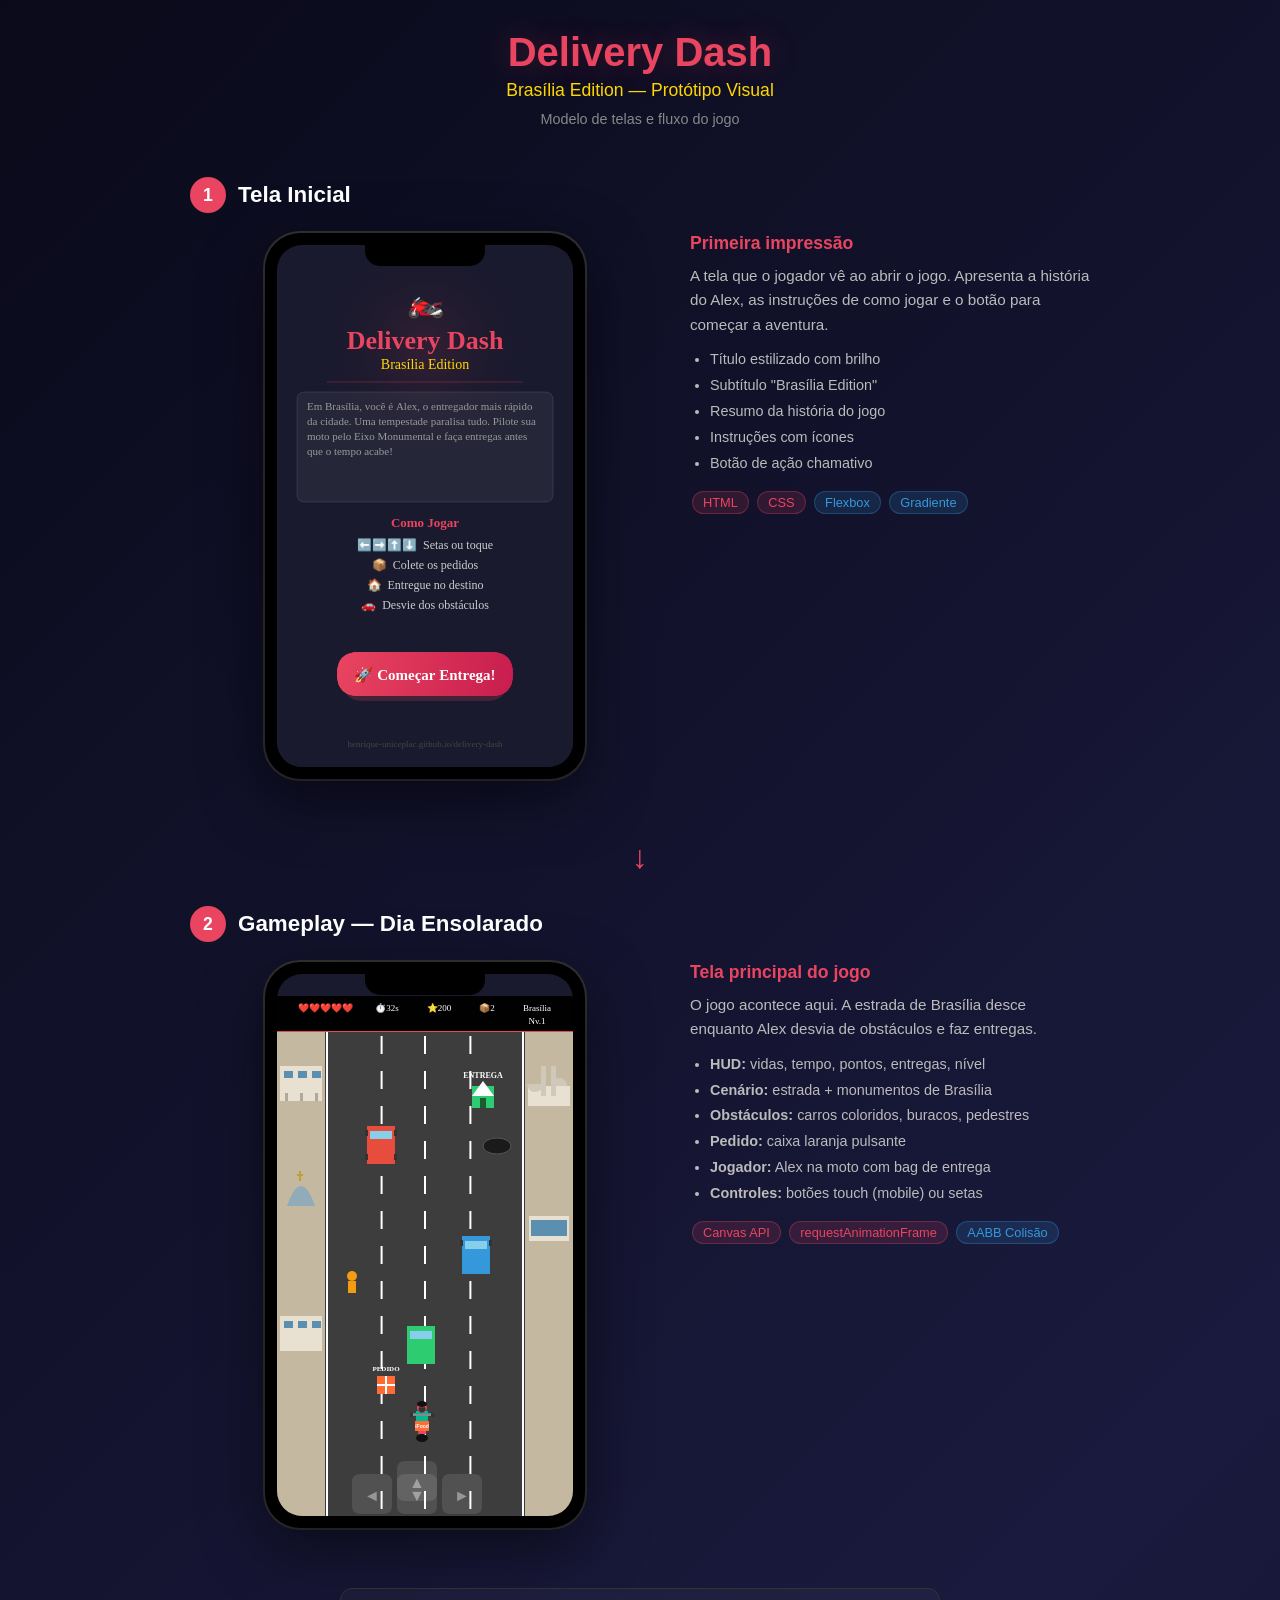
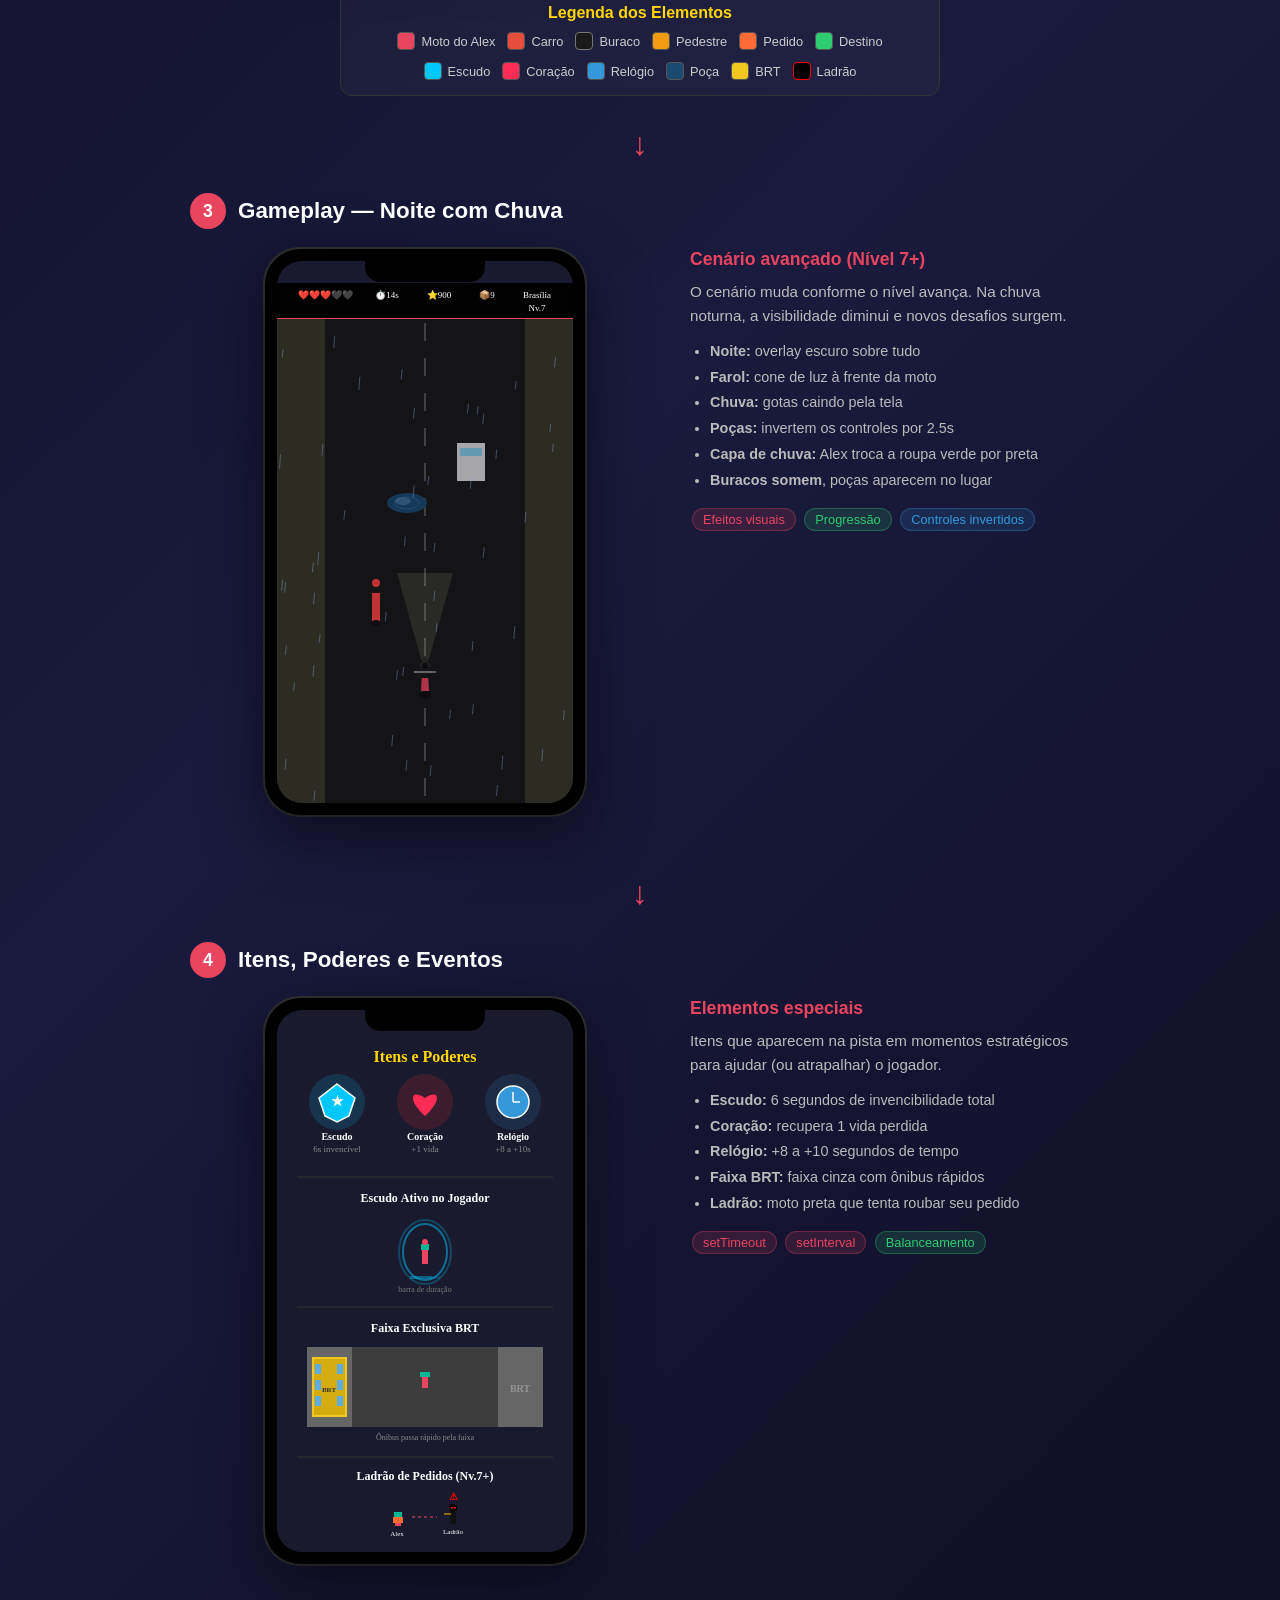
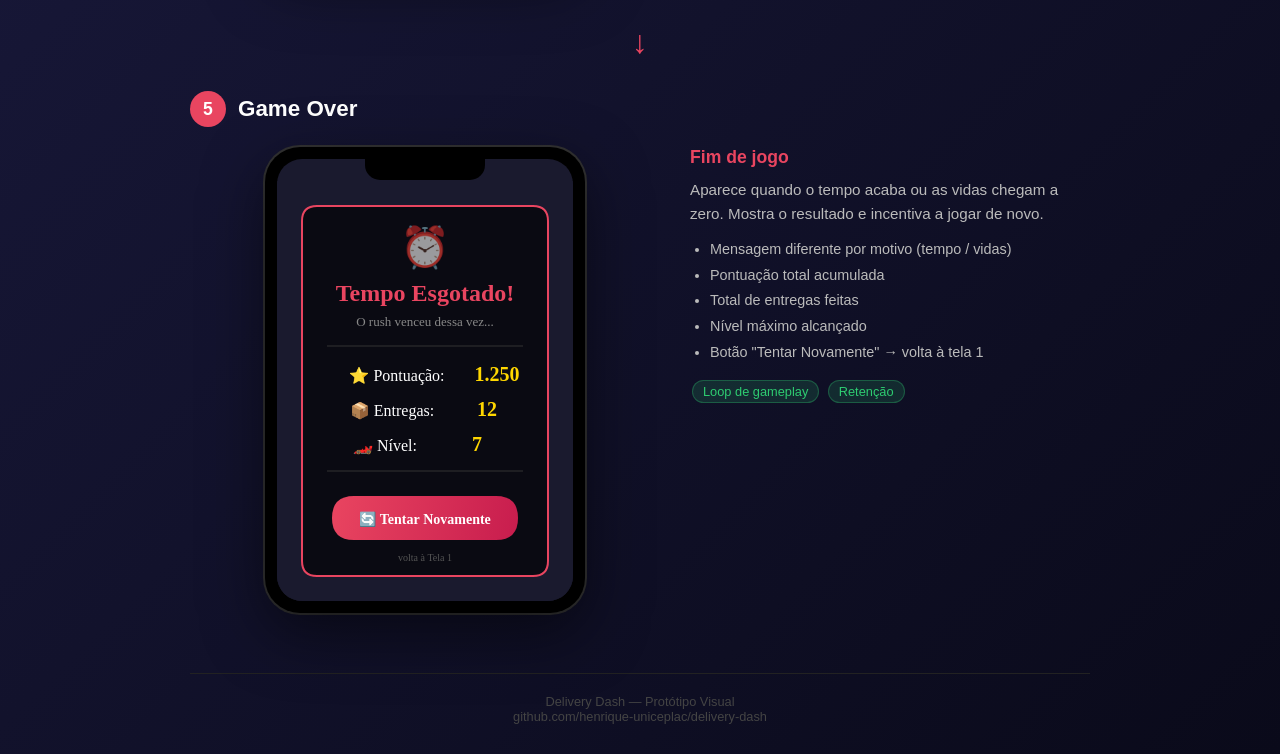
<file: prototipo.html>
<!DOCTYPE html>
<html lang="pt-BR">
<head>
    <meta charset="UTF-8">
    <meta name="viewport" content="width=device-width, initial-scale=1.0">
    <title>Protótipo - Delivery Dash</title>
    <style>
        * { margin: 0; padding: 0; box-sizing: border-box; }
        body {
            font-family: 'Segoe UI', sans-serif;
            background: linear-gradient(135deg, #0a0a1a 0%, #1a1a3e 50%, #0a0a1a 100%);
            color: #fff;
            padding: 30px 15px;
            min-height: 100vh;
        }

        .header {
            text-align: center;
            margin-bottom: 50px;
        }
        .header h1 {
            font-size: 2.5em;
            color: #e94560;
            text-shadow: 0 0 30px rgba(233,69,96,0.3);
            margin-bottom: 5px;
        }
        .header .sub {
            color: #ffd700;
            font-size: 1.1em;
        }
        .header p {
            color: #888;
            margin-top: 10px;
            font-size: 0.9em;
        }

        .container { max-width: 900px; margin: 0 auto; }

        /* Seção de cada tela */
        .secao {
            margin-bottom: 60px;
        }
        .secao-titulo {
            display: flex;
            align-items: center;
            gap: 12px;
            margin-bottom: 20px;
        }
        .secao-num {
            background: #e94560;
            color: #fff;
            width: 36px;
            height: 36px;
            border-radius: 50%;
            display: flex;
            align-items: center;
            justify-content: center;
            font-weight: bold;
            font-size: 1.1em;
            flex-shrink: 0;
        }
        .secao-titulo h2 {
            font-size: 1.4em;
            color: #fff;
        }

        /* Mockup de celular */
        .phone {
            width: 320px;
            margin: 0 auto;
            background: #000;
            border-radius: 35px;
            padding: 12px;
            box-shadow: 0 20px 60px rgba(0,0,0,0.5), 0 0 0 2px #333;
        }
        .phone-screen {
            background: #1a1a2e;
            border-radius: 25px;
            overflow: hidden;
        }
        .phone-notch {
            background: #000;
            width: 120px;
            height: 22px;
            border-radius: 0 0 15px 15px;
            margin: 0 auto;
            position: relative;
            top: -1px;
        }
        .phone canvas { display: block; width: 100%; }

        /* Layout lado a lado no desktop */
        .layout-duplo {
            display: flex;
            gap: 30px;
            align-items: flex-start;
            flex-wrap: wrap;
            justify-content: center;
        }
        .layout-duplo .phone { flex-shrink: 0; }
        .layout-duplo .descricao {
            flex: 1;
            min-width: 250px;
            max-width: 400px;
        }

        .descricao h3 {
            color: #e94560;
            margin-bottom: 10px;
            font-size: 1.1em;
        }
        .descricao p {
            color: #bbb;
            margin-bottom: 10px;
            line-height: 1.6;
            font-size: 0.95em;
        }
        .descricao ul {
            color: #bbb;
            margin-left: 20px;
            margin-bottom: 12px;
            font-size: 0.9em;
            line-height: 1.8;
        }
        .tag {
            display: inline-block;
            background: rgba(233,69,96,0.15);
            color: #e94560;
            padding: 3px 10px;
            border-radius: 12px;
            font-size: 0.8em;
            margin: 2px;
            border: 1px solid rgba(233,69,96,0.3);
        }
        .tag-azul {
            background: rgba(52,152,219,0.15);
            color: #3498db;
            border-color: rgba(52,152,219,0.3);
        }
        .tag-verde {
            background: rgba(46,204,113,0.15);
            color: #2ecc71;
            border-color: rgba(46,204,113,0.3);
        }

        /* Fluxo */
        .fluxo {
            text-align: center;
            margin: 30px 0;
            font-size: 2em;
            color: #e94560;
        }

        /* Legenda de cores */
        .legenda-box {
            background: rgba(255,255,255,0.03);
            border: 1px solid #333;
            border-radius: 12px;
            padding: 15px 20px;
            margin: 20px auto;
            max-width: 600px;
        }
        .legenda-box h3 {
            color: #ffd700;
            margin-bottom: 10px;
            font-size: 1em;
            text-align: center;
        }
        .legenda-grid {
            display: flex;
            flex-wrap: wrap;
            gap: 12px;
            justify-content: center;
        }
        .leg-item {
            display: flex;
            align-items: center;
            gap: 6px;
            font-size: 0.8em;
            color: #ccc;
        }
        .leg-cor {
            width: 18px; height: 18px;
            border-radius: 4px;
            border: 1px solid #555;
        }

        .rodape {
            text-align: center;
            color: #444;
            font-size: 0.8em;
            margin-top: 50px;
            padding-top: 20px;
            border-top: 1px solid #222;
        }

        @media (max-width: 700px) {
            .layout-duplo { flex-direction: column; align-items: center; }
            .header h1 { font-size: 1.8em; }
            .phone { width: 280px; }
        }

        /* PDF / Impressão */
        @media print {
            body { background: #0a0a1a !important; -webkit-print-color-adjust: exact; print-color-adjust: exact; }
            .secao { page-break-inside: avoid !important; break-inside: avoid !important; }
            .phone { page-break-inside: avoid !important; break-inside: avoid !important; }
            .layout-duplo { page-break-inside: avoid !important; break-inside: avoid !important; flex-direction: column; align-items: center; }
            .legenda-box { page-break-inside: avoid !important; break-inside: avoid !important; }
            .fluxo { page-break-after: avoid; page-break-before: avoid; }
            .header { page-break-after: avoid; }
        }
    </style>
</head>
<body>

<div class="container">

    <div class="header">
        <h1>Delivery Dash</h1>
        <div class="sub">Brasília Edition — Protótipo Visual</div>
        <p>Modelo de telas e fluxo do jogo</p>
    </div>

    <!-- ===== TELA 1: INÍCIO ===== -->
    <div class="secao">
        <div class="secao-titulo">
            <div class="secao-num">1</div>
            <h2>Tela Inicial</h2>
        </div>
        <div class="layout-duplo">
            <div class="phone">
                <div class="phone-screen">
                    <div class="phone-notch"></div>
                    <canvas id="t1" width="296" height="500"></canvas>
                </div>
            </div>
            <div class="descricao">
                <h3>Primeira impressão</h3>
                <p>A tela que o jogador vê ao abrir o jogo. Apresenta a história do Alex, as instruções de como jogar e o botão para começar a aventura.</p>
                <ul>
                    <li>Título estilizado com brilho</li>
                    <li>Subtítulo "Brasília Edition"</li>
                    <li>Resumo da história do jogo</li>
                    <li>Instruções com ícones</li>
                    <li>Botão de ação chamativo</li>
                </ul>
                <div>
                    <span class="tag">HTML</span>
                    <span class="tag">CSS</span>
                    <span class="tag-azul tag">Flexbox</span>
                    <span class="tag-azul tag">Gradiente</span>
                </div>
            </div>
        </div>
    </div>

    <div class="fluxo">↓</div>

    <!-- ===== TELA 2: GAMEPLAY DIA ===== -->
    <div class="secao">
        <div class="secao-titulo">
            <div class="secao-num">2</div>
            <h2>Gameplay — Dia Ensolarado</h2>
        </div>
        <div class="layout-duplo">
            <div class="phone">
                <div class="phone-screen">
                    <div class="phone-notch"></div>
                    <canvas id="t2" width="296" height="520"></canvas>
                </div>
            </div>
            <div class="descricao">
                <h3>Tela principal do jogo</h3>
                <p>O jogo acontece aqui. A estrada de Brasília desce enquanto Alex desvia de obstáculos e faz entregas.</p>
                <ul>
                    <li><strong>HUD:</strong> vidas, tempo, pontos, entregas, nível</li>
                    <li><strong>Cenário:</strong> estrada + monumentos de Brasília</li>
                    <li><strong>Obstáculos:</strong> carros coloridos, buracos, pedestres</li>
                    <li><strong>Pedido:</strong> caixa laranja pulsante</li>
                    <li><strong>Jogador:</strong> Alex na moto com bag de entrega</li>
                    <li><strong>Controles:</strong> botões touch (mobile) ou setas</li>
                </ul>
                <div>
                    <span class="tag">Canvas API</span>
                    <span class="tag">requestAnimationFrame</span>
                    <span class="tag-azul tag">AABB Colisão</span>
                </div>
            </div>
        </div>
    </div>

    <!-- Legenda -->
    <div class="legenda-box">
        <h3>Legenda dos Elementos</h3>
        <div class="legenda-grid">
            <div class="leg-item"><div class="leg-cor" style="background:#e94560"></div>Moto do Alex</div>
            <div class="leg-item"><div class="leg-cor" style="background:#e74c3c"></div>Carro</div>
            <div class="leg-item"><div class="leg-cor" style="background:#1a1a1a;border-color:#777"></div>Buraco</div>
            <div class="leg-item"><div class="leg-cor" style="background:#f39c12"></div>Pedestre</div>
            <div class="leg-item"><div class="leg-cor" style="background:#ff6b35"></div>Pedido</div>
            <div class="leg-item"><div class="leg-cor" style="background:#2ecc71"></div>Destino</div>
            <div class="leg-item"><div class="leg-cor" style="background:#00c8ff"></div>Escudo</div>
            <div class="leg-item"><div class="leg-cor" style="background:#ff2d55"></div>Coração</div>
            <div class="leg-item"><div class="leg-cor" style="background:#3498db"></div>Relógio</div>
            <div class="leg-item"><div class="leg-cor" style="background:#1a4a70"></div>Poça</div>
            <div class="leg-item"><div class="leg-cor" style="background:#f0c820"></div>BRT</div>
            <div class="leg-item"><div class="leg-cor" style="background:#000;border-color:#f00"></div>Ladrão</div>
        </div>
    </div>

    <div class="fluxo">↓</div>

    <!-- ===== TELA 3: NOITE + CHUVA ===== -->
    <div class="secao">
        <div class="secao-titulo">
            <div class="secao-num">3</div>
            <h2>Gameplay — Noite com Chuva</h2>
        </div>
        <div class="layout-duplo">
            <div class="phone">
                <div class="phone-screen">
                    <div class="phone-notch"></div>
                    <canvas id="t3" width="296" height="520"></canvas>
                </div>
            </div>
            <div class="descricao">
                <h3>Cenário avançado (Nível 7+)</h3>
                <p>O cenário muda conforme o nível avança. Na chuva noturna, a visibilidade diminui e novos desafios surgem.</p>
                <ul>
                    <li><strong>Noite:</strong> overlay escuro sobre tudo</li>
                    <li><strong>Farol:</strong> cone de luz à frente da moto</li>
                    <li><strong>Chuva:</strong> gotas caindo pela tela</li>
                    <li><strong>Poças:</strong> invertem os controles por 2.5s</li>
                    <li><strong>Capa de chuva:</strong> Alex troca a roupa verde por preta</li>
                    <li><strong>Buracos somem</strong>, poças aparecem no lugar</li>
                </ul>
                <div>
                    <span class="tag">Efeitos visuais</span>
                    <span class="tag-verde tag">Progressão</span>
                    <span class="tag-azul tag">Controles invertidos</span>
                </div>
            </div>
        </div>
    </div>

    <div class="fluxo">↓</div>

    <!-- ===== TELA 4: ITENS ===== -->
    <div class="secao">
        <div class="secao-titulo">
            <div class="secao-num">4</div>
            <h2>Itens, Poderes e Eventos</h2>
        </div>
        <div class="layout-duplo">
            <div class="phone">
                <div class="phone-screen">
                    <div class="phone-notch"></div>
                    <canvas id="t4" width="296" height="520"></canvas>
                </div>
            </div>
            <div class="descricao">
                <h3>Elementos especiais</h3>
                <p>Itens que aparecem na pista em momentos estratégicos para ajudar (ou atrapalhar) o jogador.</p>
                <ul>
                    <li><strong>Escudo:</strong> 6 segundos de invencibilidade total</li>
                    <li><strong>Coração:</strong> recupera 1 vida perdida</li>
                    <li><strong>Relógio:</strong> +8 a +10 segundos de tempo</li>
                    <li><strong>Faixa BRT:</strong> faixa cinza com ônibus rápidos</li>
                    <li><strong>Ladrão:</strong> moto preta que tenta roubar seu pedido</li>
                </ul>
                <div>
                    <span class="tag">setTimeout</span>
                    <span class="tag">setInterval</span>
                    <span class="tag-verde tag">Balanceamento</span>
                </div>
            </div>
        </div>
    </div>

    <div class="fluxo">↓</div>

    <!-- ===== TELA 5: GAME OVER ===== -->
    <div class="secao">
        <div class="secao-titulo">
            <div class="secao-num">5</div>
            <h2>Game Over</h2>
        </div>
        <div class="layout-duplo">
            <div class="phone">
                <div class="phone-screen">
                    <div class="phone-notch"></div>
                    <canvas id="t5" width="296" height="420"></canvas>
                </div>
            </div>
            <div class="descricao">
                <h3>Fim de jogo</h3>
                <p>Aparece quando o tempo acaba ou as vidas chegam a zero. Mostra o resultado e incentiva a jogar de novo.</p>
                <ul>
                    <li>Mensagem diferente por motivo (tempo / vidas)</li>
                    <li>Pontuação total acumulada</li>
                    <li>Total de entregas feitas</li>
                    <li>Nível máximo alcançado</li>
                    <li>Botão "Tentar Novamente" → volta à tela 1</li>
                </ul>
                <div>
                    <span class="tag-verde tag">Loop de gameplay</span>
                    <span class="tag-verde tag">Retenção</span>
                </div>
            </div>
        </div>
    </div>

    <div class="rodape">
        Delivery Dash — Protótipo Visual<br>
        github.com/henrique-uniceplac/delivery-dash
    </div>

</div>

<script>
// Helpers
function rr(ctx,x,y,w,h,r){ctx.beginPath();ctx.moveTo(x+r,y);ctx.lineTo(x+w-r,y);ctx.quadraticCurveTo(x+w,y,x+w,y+r);ctx.lineTo(x+w,y+h-r);ctx.quadraticCurveTo(x+w,y+h,x+w-r,y+h);ctx.lineTo(x+r,y+h);ctx.quadraticCurveTo(x,y+h,x,y+h-r);ctx.lineTo(x,y+r);ctx.quadraticCurveTo(x,y,x+r,y);ctx.closePath();}
function rrF(ctx,x,y,w,h,r){rr(ctx,x,y,w,h,r);ctx.fill();}
function rrS(ctx,x,y,w,h,r){rr(ctx,x,y,w,h,r);ctx.stroke();}
function wrap(ctx,t,x,y,mw,lh){let w=t.split(' '),l='';for(let i=0;i<w.length;i++){let s=l+w[i]+' ';if(ctx.measureText(s).width>mw&&i>0){ctx.fillText(l,x,y);l=w[i]+' ';y+=lh;}else l=s;}ctx.fillText(l,x,y);}

// ===== TELA 1: INÍCIO =====
(function(){
let c=document.getElementById('t1'),x=c.getContext('2d');

// BG
x.fillStyle='#1a1a2e';
x.fillRect(0,0,296,500);

// Brilho de fundo
let g=x.createRadialGradient(148,80,10,148,80,120);
g.addColorStop(0,'rgba(233,69,96,0.1)');
g.addColorStop(1,'rgba(0,0,0,0)');
x.fillStyle=g;
x.fillRect(0,0,296,200);

// Emoji moto
x.font='30px serif';
x.textAlign='center';
x.fillText('🏍️',148,45);

// Título
x.fillStyle='#e94560';
x.font='bold 26px Segoe UI';
x.fillText('Delivery Dash',148,82);
x.fillStyle='#ffd700';
x.font='14px Segoe UI';
x.fillText('Brasília Edition',148,102);

// Linha separadora
x.strokeStyle='rgba(233,69,96,0.3)';
x.lineWidth=1;
x.beginPath();x.moveTo(50,115);x.lineTo(246,115);x.stroke();

// História
x.fillStyle='rgba(255,255,255,0.05)';
rrF(x,20,125,256,110,8);
x.strokeStyle='rgba(255,255,255,0.1)';
rrS(x,20,125,256,110,8);

x.fillStyle='#999';
x.font='11px Segoe UI';
x.textAlign='left';
wrap(x,'Em Brasília, você é Alex, o entregador mais rápido da cidade. Uma tempestade paralisa tudo. Pilote sua moto pelo Eixo Monumental e faça entregas antes que o tempo acabe!',30,143,236,15);

// Instruções
x.fillStyle='#e94560';
x.font='bold 13px Segoe UI';
x.textAlign='center';
x.fillText('Como Jogar',148,260);

x.fillStyle='#ccc';
x.font='12px Segoe UI';
x.fillText('⬅️➡️⬆️⬇️  Setas ou toque',148,282);
x.fillText('📦  Colete os pedidos',148,302);
x.fillText('🏠  Entregue no destino',148,322);
x.fillText('🚗  Desvie dos obstáculos',148,342);

// Botão
let bg=x.createLinearGradient(60,380,236,420);
bg.addColorStop(0,'#e94560');
bg.addColorStop(1,'#c81d4e');
x.fillStyle=bg;
rrF(x,60,385,176,44,22);
// Sombra do botão
x.fillStyle='rgba(233,69,96,0.2)';
rrF(x,65,390,166,44,22);
x.fillStyle=bg;
rrF(x,60,385,176,44,22);

x.fillStyle='#fff';
x.font='bold 15px Segoe UI';
x.fillText('🚀 Começar Entrega!',148,413);

// Crédito
x.fillStyle='#444';
x.font='9px Segoe UI';
x.fillText('henrique-uniceplac.github.io/delivery-dash',148,480);
})();

// ===== TELA 2: GAMEPLAY DIA =====
(function(){
let c=document.getElementById('t2'),x=c.getContext('2d');
let W=296,H=520;

// HUD
x.fillStyle='rgba(0,0,0,0.95)';
x.fillRect(0,0,W,36);
x.strokeStyle='#e94560';x.lineWidth=2;
x.beginPath();x.moveTo(0,36);x.lineTo(W,36);x.stroke();

x.fillStyle='#fff';x.font='9px Segoe UI';x.textAlign='center';
x.fillText('❤️❤️❤️❤️❤️',48,15);
x.fillText('⏱️32s',110,15);
x.fillText('⭐200',162,15);
x.fillText('📦2',210,15);
x.fillText('Brasília',260,15);
x.fillText('Nv.1',260,28);

// Grama
x.fillStyle='#2d5a1e';x.fillRect(0,36,W,H-36);
// Calçadas
x.fillStyle='#c4b9a0';x.fillRect(0,36,48,H);x.fillRect(W-48,36,48,H);
// Estrada
x.fillStyle='#3d3d3d';x.fillRect(48,36,W-96,H-36);

// Faixas
x.fillStyle='#fff';
for(let y=40;y<H;y+=35){x.fillRect(W/2-1,y,2,18);}
x.fillRect(49,36,2,H);x.fillRect(W-51,36,2,H);
for(let y=40;y<H;y+=35){x.fillRect(W*0.35,y,2,18);x.fillRect(W*0.65,y,2,18);}

// Ministério esquerdo
x.fillStyle='#e8e0d0';x.fillRect(3,70,42,35);
x.fillStyle='#5a8faf';
for(let i=0;i<3;i++)x.fillRect(7+i*14,75,9,7);
x.fillStyle='#b0a89a';
for(let i=0;i<3;i++)x.fillRect(8+i*15,97,3,8);

// Congresso direito
x.fillStyle='#e8e0d0';x.fillRect(W-45,90,42,20);
x.fillStyle='#d0c8b8';
x.fillRect(W-32,70,5,30);x.fillRect(W-22,70,5,30);
x.beginPath();x.arc(W-14,90,8,Math.PI,0);x.fill();
x.beginPath();x.arc(W-38,88,8,0,Math.PI);x.fill();

// Catedral esquerda
x.fillStyle='rgba(70,150,220,0.4)';
x.beginPath();x.moveTo(10,210);x.quadraticCurveTo(24,170,38,210);x.fill();
x.fillStyle='#c0a030';x.fillRect(22,175,2,10);x.fillRect(20,178,6,2);

// Palácio direito
x.fillStyle='#e8e0d0';x.fillRect(W-44,220,40,25);
x.fillStyle='#5a8faf';x.fillRect(W-42,224,36,16);

// Ministério esquerdo 2
x.fillStyle='#e8e0d0';x.fillRect(3,320,42,35);
x.fillStyle='#5a8faf';
for(let i=0;i<3;i++)x.fillRect(7+i*14,325,9,7);

// Carro vermelho
x.fillStyle='#e74c3c';x.fillRect(90,130,28,38);
x.fillStyle='#87CEEB';x.fillRect(93,135,22,8);
x.fillStyle='#333';
x.fillRect(88,134,3,6);x.fillRect(117,134,3,6);
x.fillRect(88,158,3,6);x.fillRect(117,158,3,6);

// Carro azul
x.fillStyle='#3498db';x.fillRect(185,240,28,38);
x.fillStyle='#87CEEB';x.fillRect(188,245,22,8);
x.fillStyle='#333';
x.fillRect(183,244,3,6);x.fillRect(212,244,3,6);

// Carro verde
x.fillStyle='#2ecc71';x.fillRect(130,330,28,38);
x.fillStyle='#87CEEB';x.fillRect(133,335,22,8);

// Buraco
x.fillStyle='#1a1a1a';
x.beginPath();x.ellipse(220,150,14,8,0,0,Math.PI*2);x.fill();
x.strokeStyle='#555';x.lineWidth=1;x.stroke();

// Pedestre
x.fillStyle='#f39c12';
x.beginPath();x.arc(75,280,5,0,Math.PI*2);x.fill();
x.fillRect(71,285,8,12);

// Destino
x.fillStyle='#2ecc71';x.fillRect(195,90,22,22);
x.fillStyle='#fff';
x.beginPath();x.moveTo(195,100);x.lineTo(206,85);x.lineTo(217,100);x.closePath();x.fill();
x.fillStyle='#1a5c2e';x.fillRect(203,102,6,10);
x.fillStyle='#fff';x.font='bold 8px Segoe UI';x.textAlign='center';
x.fillText('ENTREGA',206,82);

// Pedido
x.fillStyle='#ff6b35';x.fillRect(100,380,18,18);
x.fillStyle='#fff';x.fillRect(108,380,2,18);x.fillRect(100,388,18,2);
x.fillStyle='#fff';x.font='bold 7px Segoe UI';
x.fillText('PEDIDO',109,375);

// Alex na moto
let px=145,py=410;
// Roda traseira
x.fillStyle='#111';x.beginPath();x.ellipse(px,py+32,6,4,0,0,Math.PI*2);x.fill();
// Chassi
x.fillStyle='#e94560';
x.beginPath();x.moveTo(px-4,py+28);x.lineTo(px+4,py+28);x.lineTo(px+3,py+10);x.lineTo(px-3,py+10);x.closePath();x.fill();
// Assento
x.fillStyle='#2a2a2a';x.fillRect(px-3,py+18,6,6);
// Tanque
x.fillStyle='#c81d4e';x.beginPath();x.ellipse(px,py+14,4,3,0,0,Math.PI*2);x.fill();
// Corpo Alex
x.fillStyle='#00b894';x.fillRect(px-6,py+5,12,10);
// Braços
x.fillRect(px-10,py+7,5,3);x.fillRect(px+5,py+7,5,3);
// Capacete
x.fillStyle='#e94560';x.beginPath();x.arc(px,py+2,5,0,Math.PI*2);x.fill();
x.fillStyle='#333';x.beginPath();x.arc(px,py+3,3.5,-0.5,Math.PI+0.5);x.fill();
// Guidão
x.fillStyle='#888';x.fillRect(px-11,py+8,22,2);
x.fillStyle='#333';x.fillRect(px-12,py+7,3,4);x.fillRect(px+9,py+7,3,4);
// Roda dianteira
x.fillStyle='#111';x.beginPath();x.ellipse(px,py-2,5,3,0,0,Math.PI*2);x.fill();
// Bag
x.fillStyle='#ff6b35';x.fillRect(px-7,py+15,14,10);
x.fillStyle='#fff';x.font='bold 5px Arial';x.fillText('iFood',px,py+22);

// Controles
x.fillStyle='rgba(255,255,255,0.1)';
rrF(x,120,465,40,40,8);rrF(x,75,478,40,40,8);rrF(x,120,478,40,40,8);rrF(x,165,478,40,40,8);
x.fillStyle='rgba(255,255,255,0.4)';x.font='16px Segoe UI';
x.fillText('▲',140,492);x.fillText('◄',95,505);x.fillText('▼',140,505);x.fillText('►',185,505);

x.textAlign='start';
})();

// ===== TELA 3: NOITE + CHUVA =====
(function(){
let c=document.getElementById('t3'),x=c.getContext('2d');
let W=296,H=520;

// HUD
x.fillStyle='rgba(0,0,0,0.95)';x.fillRect(0,0,W,36);
x.strokeStyle='#e94560';x.lineWidth=2;
x.beginPath();x.moveTo(0,36);x.lineTo(W,36);x.stroke();
x.fillStyle='#fff';x.font='9px Segoe UI';x.textAlign='center';
x.fillText('❤️❤️❤️🖤🖤',48,15);
x.fillText('⏱️14s',110,15);
x.fillText('⭐900',162,15);
x.fillText('📦9',210,15);
x.fillText('Brasília',260,15);x.fillText('Nv.7',260,28);

// Fundo noturno
x.fillStyle='#0d2a0e';x.fillRect(0,36,W,H);
x.fillStyle='#3a3a2a';x.fillRect(0,36,48,H);x.fillRect(W-48,36,48,H);
x.fillStyle='#1a1a1a';x.fillRect(48,36,W-96,H-36);

// Faixas escuras
x.fillStyle='#555';
for(let y=40;y<H;y+=35)x.fillRect(W/2-1,y,2,18);

// Poça
x.fillStyle='#1a4a70';
x.beginPath();x.ellipse(130,220,20,10,0,0,Math.PI*2);x.fill();
x.fillStyle='rgba(150,200,255,0.3)';
x.beginPath();x.ellipse(126,218,8,4,0,0,Math.PI*2);x.fill();
x.strokeStyle='rgba(100,170,230,0.3)';x.lineWidth=1;
x.beginPath();x.ellipse(130,220,12,6,0,0,Math.PI*2);x.stroke();

// Carro branco
x.fillStyle='#ddd';x.fillRect(180,160,28,38);
x.fillStyle='#87CEEB';x.fillRect(183,165,22,8);

// Moto obstáculo
x.fillStyle='#ff4444';
x.fillRect(95,310,8,28);
x.fillStyle='#ff4444';x.beginPath();x.arc(99,300,4,0,Math.PI*2);x.fill();
x.fillStyle='#111';x.beginPath();x.ellipse(99,340,5,3,0,0,Math.PI*2);x.fill();

// Alex com capa preta
let px=148,py=380;
x.fillStyle='#111';x.beginPath();x.ellipse(px,py+32,6,4,0,0,Math.PI*2);x.fill();
x.fillStyle='#e94560';
x.beginPath();x.moveTo(px-4,py+28);x.lineTo(px+4,py+28);x.lineTo(px+3,py+10);x.lineTo(px-3,py+10);x.closePath();x.fill();
// Capa preta
x.fillStyle='#1a1a1a';x.fillRect(px-6,py+5,12,10);
x.fillStyle='#1a1a1a';x.beginPath();x.arc(px,py+2,6,0,Math.PI*2);x.fill();
x.fillStyle='#333';x.beginPath();x.arc(px,py+2,5,0,Math.PI*2);x.fill();
x.fillStyle='#111';x.beginPath();x.arc(px,py+3,3.5,-0.5,Math.PI+0.5);x.fill();
x.fillStyle='#888';x.fillRect(px-11,py+8,22,2);
x.fillStyle='#111';x.beginPath();x.ellipse(px,py-2,5,3,0,0,Math.PI*2);x.fill();

// Farol
x.fillStyle='rgba(255,255,200,0.12)';
x.beginPath();x.moveTo(px-3,py);x.lineTo(px-28,py-90);x.lineTo(px+28,py-90);x.lineTo(px+3,py);x.closePath();x.fill();

// Escuridão
x.fillStyle='rgba(0,0,10,0.25)';x.fillRect(0,36,W,H);

// Chuva
x.strokeStyle='rgba(150,180,255,0.35)';x.lineWidth=1;
for(let i=0;i<50;i++){let gx=Math.random()*W,gy=36+Math.random()*(H-36);
x.beginPath();x.moveTo(gx,gy);x.lineTo(gx-1,gy+8+Math.random()*6);x.stroke();}

x.textAlign='start';
})();

// ===== TELA 4: ITENS =====
(function(){
let c=document.getElementById('t4'),x=c.getContext('2d');
let W=296,H=520;

x.fillStyle='#1a1a2e';x.fillRect(0,0,W,H);

x.textAlign='center';

// Título
x.fillStyle='#ffd700';x.font='bold 16px Segoe UI';
x.fillText('Itens e Poderes',W/2,30);

// --- Escudo ---
let y1=70;
x.fillStyle='rgba(0,200,255,0.15)';x.beginPath();x.arc(60,y1,28,0,Math.PI*2);x.fill();
x.fillStyle='#00c8ff';
x.beginPath();x.moveTo(60,y1-18);x.lineTo(78,y1-4);x.lineTo(72,y1+14);x.lineTo(60,y1+20);x.lineTo(48,y1+14);x.lineTo(42,y1-4);x.closePath();x.fill();
x.strokeStyle='#fff';x.lineWidth=1.5;x.stroke();
x.fillStyle='#fff';x.font='bold 14px Segoe UI';x.fillText('★',60,y1+4);
x.font='bold 10px Segoe UI';x.fillText('Escudo',60,y1+38);
x.fillStyle='#888';x.font='9px Segoe UI';x.fillText('6s invencível',60,y1+50);

// --- Coração ---
x.fillStyle='rgba(255,50,50,0.15)';x.beginPath();x.arc(148,y1,28,0,Math.PI*2);x.fill();
x.fillStyle='#ff2d55';
x.beginPath();x.moveTo(148,y1+14);x.bezierCurveTo(132,y1,132,y1-14,148,y1-4);x.bezierCurveTo(164,y1-14,164,y1,148,y1+14);x.fill();
x.fillStyle='#fff';x.font='bold 10px Segoe UI';x.fillText('Coração',148,y1+38);
x.fillStyle='#888';x.font='9px Segoe UI';x.fillText('+1 vida',148,y1+50);

// --- Relógio ---
x.fillStyle='rgba(52,152,219,0.15)';x.beginPath();x.arc(236,y1,28,0,Math.PI*2);x.fill();
x.fillStyle='#3498db';x.beginPath();x.arc(236,y1,16,0,Math.PI*2);x.fill();
x.strokeStyle='#fff';x.lineWidth=1.5;x.stroke();
x.beginPath();x.moveTo(236,y1);x.lineTo(236,y1-10);x.stroke();
x.beginPath();x.moveTo(236,y1);x.lineTo(243,y1);x.stroke();
x.fillStyle='#fff';x.font='bold 10px Segoe UI';x.fillText('Relógio',236,y1+38);
x.fillStyle='#888';x.font='9px Segoe UI';x.fillText('+8 a +10s',236,y1+50);

// Linha
x.strokeStyle='#333';x.lineWidth=1;
x.beginPath();x.moveTo(20,145);x.lineTo(W-20,145);x.stroke();

// --- Escudo ativo ---
x.fillStyle='#fff';x.font='bold 12px Segoe UI';
x.fillText('Escudo Ativo no Jogador',W/2,170);

let mx=W/2,my=220;
// Aura
x.strokeStyle='rgba(0,200,255,0.5)';x.lineWidth=2;
x.beginPath();x.ellipse(mx,my,22,28,0,0,Math.PI*2);x.stroke();
x.strokeStyle='rgba(0,200,255,0.25)';
x.beginPath();x.ellipse(mx,my,26,32,0,0,Math.PI*2);x.stroke();
// Moto mini
x.fillStyle='#e94560';x.fillRect(mx-3,my-8,6,20);
x.fillStyle='#00b894';x.fillRect(mx-4,my-8,8,6);
x.fillStyle='#e94560';x.beginPath();x.arc(mx,my-10,3,0,Math.PI*2);x.fill();
// Barra
x.fillStyle='rgba(0,200,255,0.4)';x.fillRect(mx-15,my+24,22,3);
x.fillStyle='rgba(0,200,255,0.15)';x.fillRect(mx+7,my+24,8,3);
x.fillStyle='#777';x.font='8px Segoe UI';x.fillText('barra de duração',mx,my+40);

// Linha
x.strokeStyle='#333';x.lineWidth=1;
x.beginPath();x.moveTo(20,275);x.lineTo(W-20,275);x.stroke();

// --- BRT ---
x.fillStyle='#fff';x.font='bold 12px Segoe UI';
x.fillText('Faixa Exclusiva BRT',W/2,300);

// Faixa
x.fillStyle='#3d3d3d';x.fillRect(30,315,236,80);
x.fillStyle='#666';x.fillRect(30,315,45,80);x.fillRect(221,315,45,80);
x.fillStyle='rgba(255,255,255,0.3)';x.font='bold 10px Segoe UI';
x.fillText('BRT',52,360);x.fillText('BRT',243,360);

// Ônibus
x.fillStyle='#f0c820';x.fillRect(35,325,35,60);
x.fillStyle='#d4ac0d';x.fillRect(37,327,31,56);
x.fillStyle='#5dade2';
for(let i=0;i<3;i++){x.fillRect(38,332+i*16,6,10);x.fillRect(60,332+i*16,6,10);}
x.fillStyle='#333';x.font='bold 7px Segoe UI';x.fillText('BRT',52,360);

// Moto na pista
x.fillStyle='#e94560';x.fillRect(145,340,6,16);
x.fillStyle='#00b894';x.fillRect(143,340,10,5);

x.fillStyle='#888';x.font='8px Segoe UI';
x.fillText('Ônibus passa rápido pela faixa',W/2,408);

// Linha
x.strokeStyle='#333';x.lineWidth=1;
x.beginPath();x.moveTo(20,425);x.lineTo(W-20,425);x.stroke();

// --- Ladrão ---
x.fillStyle='#fff';x.font='bold 12px Segoe UI';
x.fillText('Ladrão de Pedidos (Nv.7+)',W/2,448);

// Alex
let ax=120,ay=480;
x.fillStyle='#e94560';x.fillRect(ax-2,ay,6,14);
x.fillStyle='#00b894';x.fillRect(ax-3,ay,8,5);
x.fillStyle='#ff6b35';x.fillRect(ax-4,ay+5,10,6);
x.fillStyle='#fff';x.font='7px Segoe UI';x.fillText('Alex',ax,ay+24);

// Seta
x.strokeStyle='#e94560';x.lineWidth=1;x.setLineDash([3,3]);
x.beginPath();x.moveTo(ax+15,ay+5);x.lineTo(ax+40,ay+5);x.stroke();
x.setLineDash([]);

// Ladrão
let bx=175,by=478;
x.fillStyle='#111';x.fillRect(bx-2,by,6,14);
x.fillStyle='#000';x.beginPath();x.arc(bx+1,by-2,4,0,Math.PI*2);x.fill();
x.fillStyle='#f00';x.fillRect(bx-1,by-3,2,1.5);x.fillRect(bx+2,by-3,2,1.5);
// Mão
x.fillStyle='#8B6914';x.fillRect(bx-8,by+3,7,2);
// Alerta
x.fillStyle='#f00';x.font='bold 10px Segoe UI';x.fillText('⚠',bx+1,by-10);
x.fillStyle='#fff';x.font='7px Segoe UI';x.fillText('Ladrão',bx+1,by+24);

x.textAlign='start';
})();

// ===== TELA 5: GAME OVER =====
(function(){
let c=document.getElementById('t5'),x=c.getContext('2d');
let W=296,H=420;

x.fillStyle='#1a1a2e';x.fillRect(0,0,W,H);

// Caixa central
x.fillStyle='rgba(0,0,0,0.6)';
rrF(x,25,25,246,370,15);
x.strokeStyle='#e94560';x.lineWidth=2;
rrS(x,25,25,246,370,15);

x.textAlign='center';

// Emoji triste
x.font='40px serif';x.fillText('⏰',W/2,80);

// Título
x.fillStyle='#e94560';x.font='bold 24px Segoe UI';
x.fillText('Tempo Esgotado!',W/2,120);
x.fillStyle='#888';x.font='13px Segoe UI';
x.fillText('O rush venceu dessa vez...',W/2,145);

// Linha
x.strokeStyle='#333';x.lineWidth=1;
x.beginPath();x.moveTo(50,165);x.lineTo(246,165);x.stroke();

// Resultados
x.font='16px Segoe UI';
x.fillStyle='#fff';x.fillText('⭐ Pontuação:',120,200);
x.fillStyle='#ffd700';x.font='bold 20px Segoe UI';x.fillText('1.250',220,200);

x.font='16px Segoe UI';
x.fillStyle='#fff';x.fillText('📦 Entregas:',115,235);
x.fillStyle='#ffd700';x.font='bold 20px Segoe UI';x.fillText('12',210,235);

x.font='16px Segoe UI';
x.fillStyle='#fff';x.fillText('🏎️ Nível:',108,270);
x.fillStyle='#ffd700';x.font='bold 20px Segoe UI';x.fillText('7',200,270);

// Linha
x.strokeStyle='#333';x.lineWidth=1;
x.beginPath();x.moveTo(50,290);x.lineTo(246,290);x.stroke();

// Botão
let bg=x.createLinearGradient(55,310,241,350);
bg.addColorStop(0,'#e94560');bg.addColorStop(1,'#c81d4e');
x.fillStyle=bg;
rrF(x,55,315,186,44,22);

x.fillStyle='#fff';x.font='bold 14px Segoe UI';
x.fillText('🔄 Tentar Novamente',W/2,343);

// Seta de loop
x.fillStyle='#555';x.font='10px Segoe UI';
x.fillText('volta à Tela 1',W/2,380);

x.textAlign='start';
})();
</script>

</body>
</html>
</file>
<file: css/style.css>
/* ========================================
   STYLE.CSS - Estilos do Delivery Dash
   ========================================
   Este arquivo controla toda a aparência do jogo:
   - Layout das telas (início, jogo, game over)
   - Estilo dos botões e textos
   - HUD (informações durante o jogo)
   ======================================== */

/* ---------- RESET BÁSICO ---------- */
/* Remove margens e paddings padrão do navegador */
* {
    margin: 0;
    padding: 0;
    box-sizing: border-box;
}

/* ---------- CORPO DA PÁGINA ---------- */
body {
    font-family: 'Segoe UI', Tahoma, Geneva, Verdana, sans-serif;
    background-color: #1a1a2e;
    color: #ffffff;
    overflow: hidden; /* Esconde scrollbar */
    height: 100vh;
    display: flex;
    justify-content: center;
    align-items: center;
}

/* ---------- TELAS ---------- */
/* Classe base para todas as telas */
.tela {
    position: absolute;
    width: 100%;
    height: 100%;
    display: flex;
    justify-content: center;
    align-items: center;
}

/* Classe para esconder telas */
.escondido {
    display: none !important;
}

/* ---------- TELA INICIAL ---------- */
.container-inicio {
    text-align: center;
    max-width: 600px;
    padding: 40px;
    background: rgba(0, 0, 0, 0.7);
    border-radius: 20px;
    border: 2px solid #e94560;
}

.container-inicio h1 {
    font-size: 3em;
    color: #e94560;
    margin-bottom: 5px;
    text-shadow: 0 0 20px rgba(233, 69, 96, 0.5);
}

.container-inicio h2 {
    font-size: 1.3em;
    color: #ffd700;
    margin-bottom: 20px;
}

/* Caixa da história */
.historia {
    background: rgba(255, 255, 255, 0.05);
    padding: 15px;
    border-radius: 10px;
    margin-bottom: 20px;
    text-align: left;
    line-height: 1.6;
    font-size: 0.95em;
    color: #cccccc;
}

.historia strong {
    color: #ffd700;
}

/* Instruções de como jogar */
.instrucoes {
    margin-bottom: 25px;
}

.instrucoes h3 {
    color: #e94560;
    margin-bottom: 10px;
}

.instrucoes p {
    margin: 5px 0;
    font-size: 0.95em;
}

/* ---------- BOTÕES ---------- */
button {
    padding: 15px 40px;
    font-size: 1.3em;
    font-weight: bold;
    border: none;
    border-radius: 50px;
    cursor: pointer;
    background: linear-gradient(135deg, #e94560, #c81d4e);
    color: white;
    transition: transform 0.2s, box-shadow 0.2s;
}

button:hover {
    transform: scale(1.05);
    box-shadow: 0 0 25px rgba(233, 69, 96, 0.6);
}

/* ---------- HUD (INFORMAÇÕES DO JOGO) ---------- */
#hud {
    position: fixed;
    top: 0;
    left: 0;
    right: 0;
    display: flex;
    justify-content: space-around;
    padding: 12px 20px;
    background: rgba(0, 0, 0, 0.85);
    z-index: 10;
    font-size: 1.1em;
    border-bottom: 2px solid #e94560;
}

.hud-item {
    display: flex;
    gap: 5px;
}

/* ---------- CANVAS DO JOGO ---------- */
#canvas-jogo {
    display: block;
    border: 2px solid #333;
    background-color: #2d2d2d;
}

/* ========================================
   CONTROLES MOBILE (TOUCH)
   ========================================
   Botões direcionais que aparecem apenas em
   dispositivos com tela touch (celular/tablet).
   Ficam posicionados na parte inferior da tela.
   ======================================== */

/* Container dos controles - escondido por padrão no desktop */
#controles-mobile {
    display: none; /* Aparece só no mobile via media query */
    position: fixed;
    bottom: 15px;
    left: 50%;
    transform: translateX(-50%);
    z-index: 30;
    user-select: none; /* Impede seleção de texto ao tocar */
    -webkit-user-select: none;
}

/* Linhas do D-pad (organiza os botões) */
.linha-controle {
    display: flex;
    justify-content: center;
    gap: 5px;
}

/* Cada botão direcional */
.btn-direcao {
    width: 65px;
    height: 65px;
    font-size: 1.8em;
    border: 2px solid rgba(255, 255, 255, 0.3);
    border-radius: 15px;
    background: rgba(255, 255, 255, 0.15);
    color: white;
    padding: 0;
    display: flex;
    align-items: center;
    justify-content: center;
    -webkit-tap-highlight-color: transparent; /* Remove highlight azul no iOS */
    touch-action: manipulation; /* Evita zoom ao tocar rápido */
}

/* Efeito visual quando o botão está sendo pressionado */
.btn-direcao:active,
.btn-direcao.pressionado {
    background: rgba(233, 69, 96, 0.6);
    border-color: #e94560;
    transform: scale(0.95);
}

/* ---------- MENSAGEM DE ENTREGA ---------- */
#mensagem-entrega {
    position: fixed;
    top: 70px;
    left: 50%;
    transform: translateX(-50%);
    background: rgba(0, 200, 0, 0.9);
    padding: 10px 25px;
    border-radius: 10px;
    font-size: 1.1em;
    font-weight: bold;
    z-index: 20;
    animation: aparecer 0.3s ease-out;
}

/* Animação da mensagem */
@keyframes aparecer {
    from {
        opacity: 0;
        transform: translateX(-50%) translateY(-20px);
    }
    to {
        opacity: 1;
        transform: translateX(-50%) translateY(0);
    }
}

/* ---------- TELA GAME OVER ---------- */
.container-gameover {
    text-align: center;
    padding: 40px;
    background: rgba(0, 0, 0, 0.85);
    border-radius: 20px;
    border: 2px solid #e94560;
}

.container-gameover h1 {
    font-size: 2.5em;
    color: #e94560;
    margin-bottom: 10px;
}

.resultado {
    margin: 25px 0;
    font-size: 1.3em;
    line-height: 2;
}

.resultado span {
    color: #ffd700;
    font-weight: bold;
}

/* ========================================
   RESPONSIVIDADE MOBILE
   ========================================
   Tudo que muda no celular/tablet.
   Usa max-width: 650px como breakpoint.
   ======================================== */
@media (max-width: 650px) {

    /* Corpo: ocupa tela toda, sem scroll */
    body {
        height: 100dvh;
        height: 100vh; /* Fallback para navegadores sem dvh */
        overflow: hidden;
        display: block; /* Remove o flex do desktop */
    }

    /* Telas: ocupam tudo e organizam em coluna */
    .tela {
        position: fixed;
        top: 0;
        left: 0;
        width: 100%;
        height: 100%;
        overflow-y: auto; /* Permite scroll se necessário */
    }

    /* ---------- TELA INICIAL MOBILE ---------- */
    .container-inicio {
        margin: 15px;
        padding: 15px;
        max-width: 95vw;
    }

    .container-inicio h1 {
        font-size: 1.6em;
    }

    .container-inicio h2 {
        font-size: 0.9em;
        margin-bottom: 10px;
    }

    .historia {
        font-size: 0.8em;
        padding: 10px;
        margin-bottom: 10px;
    }

    .instrucoes {
        margin-bottom: 10px;
    }

    .instrucoes h3 {
        font-size: 0.95em;
    }

    .instrucoes p {
        font-size: 0.8em;
        margin: 3px 0;
    }

    button {
        font-size: 0.95em;
        padding: 10px 25px;
    }

    /* ---------- TELA DO JOGO MOBILE ---------- */
    #tela-jogo {
        flex-direction: column;
        justify-content: flex-start;
        align-items: center;
        overflow: hidden;
    }

    /* HUD compacto no topo - fixo acima do jogo */
    #hud {
        position: fixed;
        top: 0;
        left: 0;
        right: 0;
        font-size: 0.75em;
        flex-wrap: nowrap;
        gap: 2px;
        padding: 8px 5px;
        z-index: 15;
    }

    .hud-item {
        flex-direction: column;
        align-items: center;
        gap: 0;
        font-size: 0.95em;
    }

    /* Canvas: ocupa tela toda abaixo do HUD */
    #canvas-jogo {
        border: none;
        position: fixed;
        top: 50px;
        left: 0;
    }

    /* Controles: OVERLAY por cima do jogo (não rouba espaço) */
    #controles-mobile {
        display: block;
        position: fixed;
        bottom: 25px;
        left: 50%;
        transform: translateX(-50%);
        z-index: 30;
        opacity: 0.7; /* Semitransparente pra ver o jogo por trás */
    }

    /* Botões maiores e fáceis de tocar */
    .btn-direcao {
        width: 65px;
        height: 65px;
        font-size: 1.8em;
    }

    /* Mensagem menor */
    #mensagem-entrega {
        font-size: 0.8em;
        padding: 6px 12px;
        top: 45px;
    }

    /* ---------- GAME OVER MOBILE ---------- */
    .container-gameover {
        margin: 15px;
        padding: 20px;
    }

    .container-gameover h1 {
        font-size: 1.6em;
    }

    .resultado {
        font-size: 1em;
        margin: 15px 0;
    }
}
</file>
